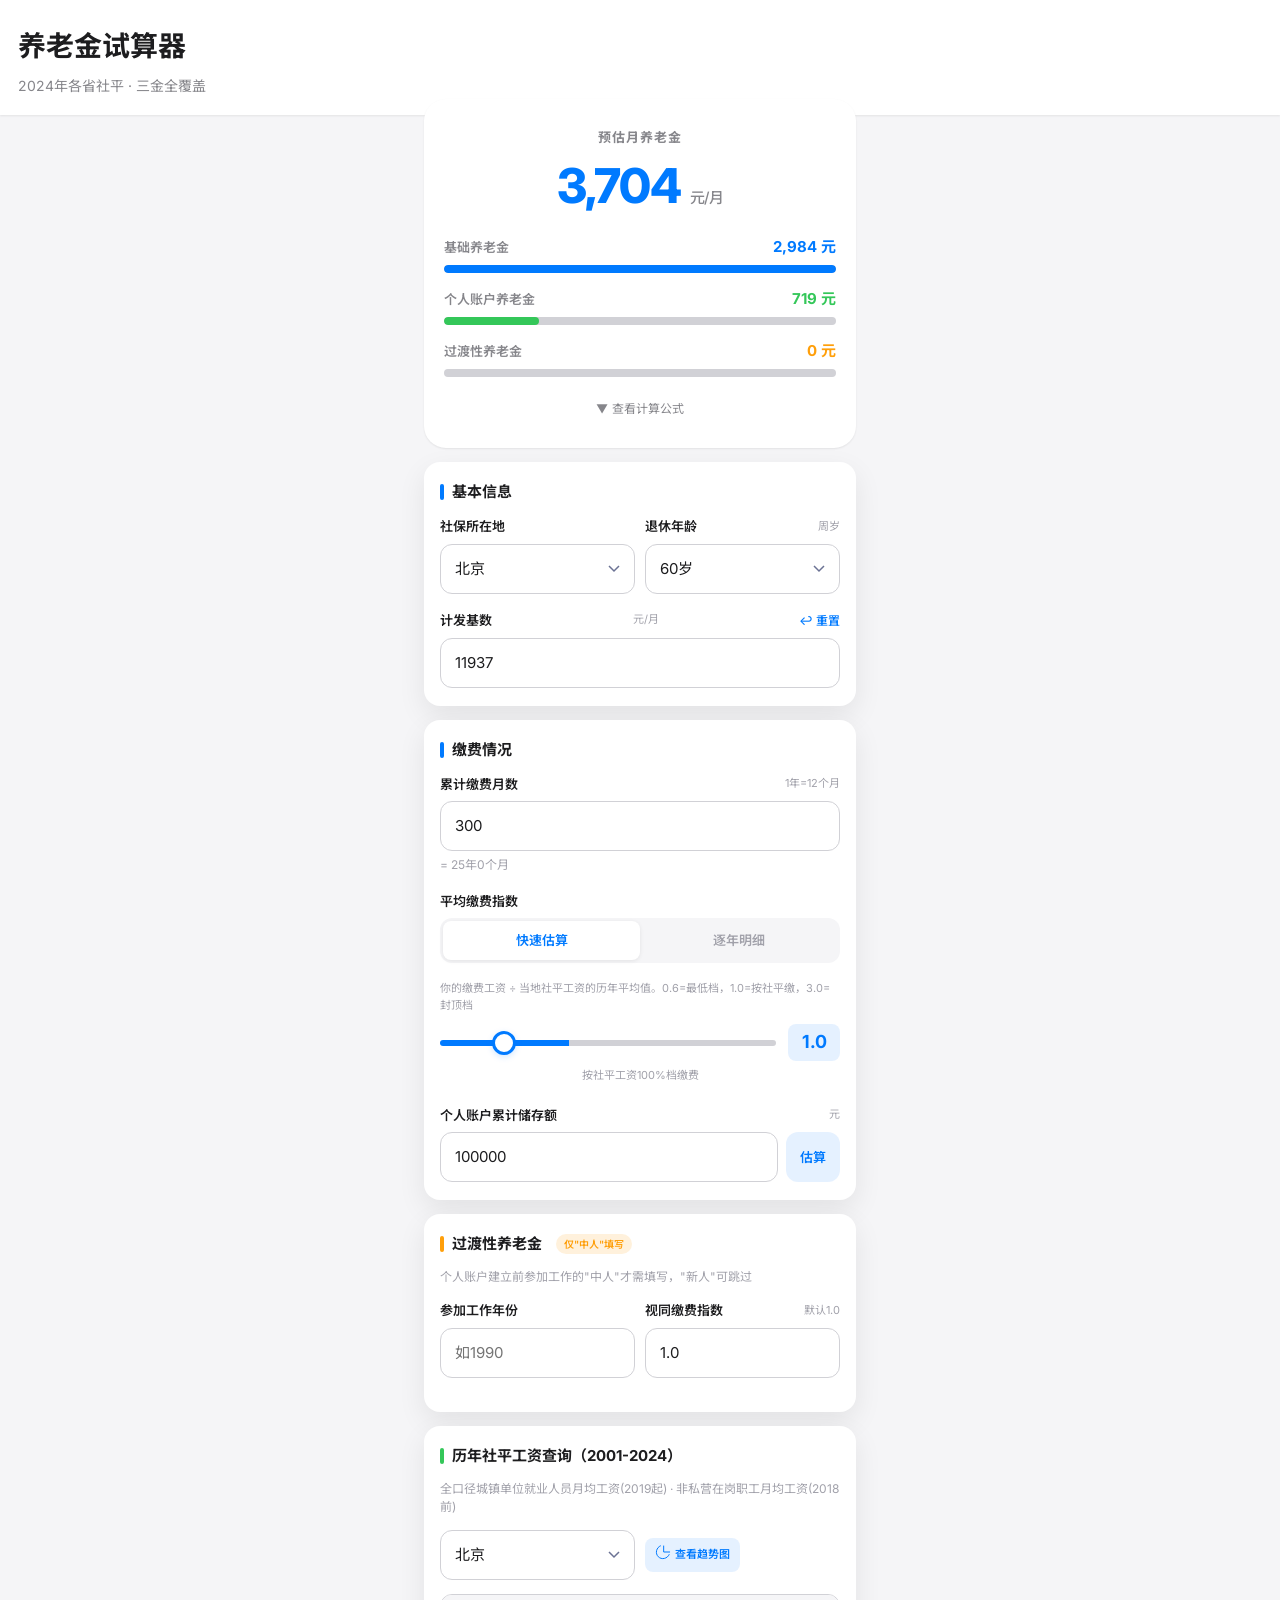
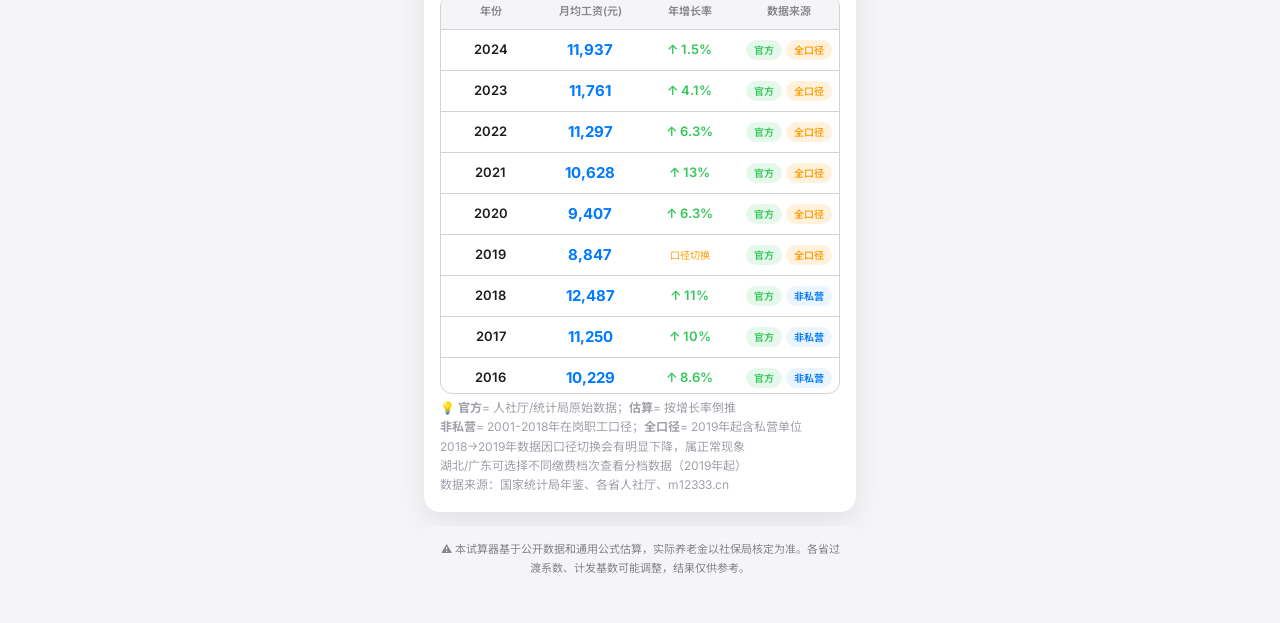
<file: index.html>
<!DOCTYPE html>
<html lang="zh-CN">
<head>
<meta charset="UTF-8">
<!-- 友盟+ 流量统计 SDK -->
<script src="https://v1.cnzz.com/z_stat.php?id=6a38faf76f259537c7bcc2f7&show=page" async></script>
<script>
(function(w,d,s,q,i){
  w[q]=w[q]||[];
  var f=d.getElementsByTagName(s)[0],j=d.createElement(s);
  j.async=true;j.id='beacon-aplus';
  j.src='https://d.alicdn.com/alilog/mlog/aplus/'+i+'.js';
  f.parentNode.insertBefore(j,f);
})(window,document,'script','aplus_queue','203467608');
aplus_queue.push({action:'aplus.setMetaInfo',arguments:['appKey','6a38faf76f259537c7bcc2f7']});
aplus_queue.push({action:'aplus.setMetaInfo',arguments:['aplus-waiting','MAN']});
aplus_queue.push({action:'aplus.setMetaInfo',arguments:['DEBUG',false]});
</script>
<meta name="viewport" content="width=device-width, initial-scale=1.0, maximum-scale=1.0, user-scalable=no">
<title>养老金试算器</title>
<link rel="manifest" href="manifest.json">
<meta name="theme-color" content="#007AFF">
<meta name="apple-mobile-web-app-capable" content="yes">
<meta name="apple-mobile-web-app-status-bar-style" content="default">
<meta name="apple-mobile-web-app-title" content="养老金试算">
<link rel="apple-touch-icon" href="icons/icon-192.png">
<link rel="preconnect" href="https://fonts.googleapis.com">
<link rel="preconnect" href="https://fonts.gstatic.com" crossorigin>
<link href="https://fonts.googleapis.com/css2?family=Inter:wght@400;500;600;700;800&family=Noto+Sans+SC:wght@400;500;600;700&display=swap" rel="stylesheet">
<link rel="stylesheet" href="styles/dashboard.css">
<script defer src="scripts/dashboard.js"></script>
</head>
<body>

<div class="app-header">
  <div class="app-header-top">
    <h1>养老金试算器</h1>
    <p>2024年各省社平 · 三金全覆盖</p>
  </div>
</div>

<div class="page">

  <!-- Result Card -->
  <div class="result-float">
    <div class="result-label">预估月养老金</div>
    <div class="result-amount"><span id="totalPension">0</span> <span class="unit">元/月</span></div>

    <div class="breakdown">
      <div class="bk-item">
        <div class="bk-head">
          <span class="bk-name">基础养老金</span>
          <span class="bk-val basic" id="basicPension">0 元</span>
        </div>
        <div class="bk-bar"><div class="bk-bar-fill basic" id="basicBar"></div></div>
      </div>
      <div class="bk-item">
        <div class="bk-head">
          <span class="bk-name">个人账户养老金</span>
          <span class="bk-val personal" id="personalPension">0 元</span>
        </div>
        <div class="bk-bar"><div class="bk-bar-fill personal" id="personalBar"></div></div>
      </div>
      <div class="bk-item">
        <div class="bk-head">
          <span class="bk-name">过渡性养老金</span>
          <span class="bk-val trans" id="transPension">0 元</span>
        </div>
        <div class="bk-bar"><div class="bk-bar-fill trans" id="transBar"></div></div>
      </div>
    </div>

    <div class="formula-toggle">
      <button id="formulaBtn" onclick="toggleFormula()"><span class="arrow">▼</span> 查看计算公式</button>
    </div>
    <div class="formula-detail" id="formulaDetail">
      <p>① 基础养老金 = <code>计发基数 × (1+平均缴费指数) ÷ 2 × 缴费年限 × 1%</code></p>
      <p>② 个人账户养老金 = <code>个人账户储存额 ÷ 计发月数</code></p>
      <p>③ 过渡性养老金 = <code>计发基数 × 视同缴费指数 × 视同缴费年限 × 过渡系数</code></p>
      <hr class="divider">
      <p>计发月数：<strong id="jifayueshu">139</strong>个月（<span id="retireAgeDisplay">60</span>岁退休）</p>
      <p>过渡系数：<strong id="transCoeffDisplay">1.2</strong>%（<span id="provinceForCoeff">北京</span>）</p>
      <p>视同缴费年限：<strong id="deemedYearsDisplay">0</strong>年</p>
      <p>平均缴费指数：<strong id="avgIdxSourceDisplay">1.0</strong>（<span id="avgIdxSourceMode">快速估算</span>）</p>
    </div>
  </div>

  <!-- Basic Info -->
  <div class="section-card">
    <div class="section-title"><span class="dot"></span>基本信息</div>
    <div class="fg-row">
      <div class="fg">
        <div class="fg-label">社保所在地</div>
        <select id="province" onchange="onProvinceChange()"></select>
      </div>
      <div class="fg">
        <div class="fg-label">退休年龄 <span class="sub">周岁</span></div>
        <select id="retireAge" onchange="recalc()"></select>
      </div>
    </div>
    <div class="fg">
      <div class="fg-label">计发基数 <span class="sub">元/月</span> <span class="reset-link" onclick="resetBase()">↩ 重置</span></div>
      <input type="number" id="baseSalary" oninput="recalc()">
    </div>
  </div>

  <!-- Contribution Info -->
  <div class="section-card">
    <div class="section-title"><span class="dot"></span>缴费情况</div>

    <div class="fg">
      <div class="fg-label">累计缴费月数 <span class="sub">1年=12个月</span></div>
      <input type="number" id="totalMonths" value="300" min="180" max="600" step="1" oninput="onTotalMonthsChange()">
      <div class="small-note" id="yearsDisplay">= 25年0个月</div>
    </div>

    <div class="fg">
      <div class="fg-label">平均缴费指数</div>
      <div class="tab-bar">
        <button class="tab-btn active" id="tabSimple" onclick="switchIndexMode('simple')">快速估算</button>
        <button class="tab-btn" id="tabDetail" onclick="switchIndexMode('detail')">逐年明细</button>
      </div>

      <!-- Simple mode -->
      <div id="simpleMode">
        <div class="fg-label"><span class="explain">你的缴费工资 ÷ 当地社平工资的历年平均值。0.6=最低档，1.0=按社平缴，3.0=封顶档</span></div>
        <div class="range-box">
          <div class="range-row">
            <input type="range" id="avgIndex" min="0.6" max="3.0" step="0.05" value="1.0" oninput="updateIndex(); recalc()">
            <div class="range-val-box" id="avgIndexVal">1.0</div>
          </div>
          <div class="range-hint" id="indexMeaning">按社平工资100%档缴费</div>
        </div>
      </div>

      <!-- Detail mode -->
      <div id="detailMode" class="hidden">
        <div class="fg-label"><span class="explain">填写历年缴费基数，系统自动匹配当地社平计算精确指数</span></div>

        <div class="gran-row">
          <span class="lbl">粒度</span>
          <div class="gran-pill">
            <button class="gran-opt active" id="granYear" onclick="switchGran('year')">按年</button>
            <button class="gran-opt" id="granMonth" onclick="switchGran('month')">按月</button>
          </div>
          <span class="lbl">社平增长率</span>
          <input type="number" id="growthRate" value="8" min="0" max="20" step="0.5" oninput="refillLocalAvg()">
          <span class="lbl">%</span>
        </div>

        <div class="upload-box" id="uploadArea">
          <input type="file" accept=".csv,.txt" onchange="handleUpload(event)">
          <div class="icon" data-lucide="upload"></div>
          <div class="main-text">点击上传 CSV</div>
          <div class="sub-text">社保APP导出的缴费记录可直接使用</div>
          <div class="upload-hint">
            <strong>格式说明：</strong><br>
            按年：<code>年份,缴费基数</code>（如 2020,8000）<br>
            按月：<code>年份,月份,缴费基数</code>（如 2020,1,8000）<br>
            首行表头自动跳过，社平根据缴纳地自动匹配
          </div>
        </div>

        <div class="detail-scroll">
          <table class="detail-tbl">
            <thead><tr id="detailHeader">
              <th class="col-year">年份</th><th>缴费基数</th><th>当地社平</th><th class="col-index">指数</th><th class="col-empty"></th>
            </tr></thead>
            <tbody id="detailBody"></tbody>
          </table>
        </div>

        <div class="action-row">
          <button class="act-btn act-primary" onclick="addDetailRow()">+ 添加行</button>
          <button class="act-btn act-green" onclick="exportCSV()"><span data-lucide="download"></span> 导出模板</button>
        </div>

        <div class="detail-summary">
          <span class="lbl">精确平均缴费指数</span>
          <span class="val" id="detailAvgIdx">—</span>
        </div>
      </div>
    </div>

    <div class="fg">
      <div class="fg-label">个人账户累计储存额 <span class="sub">元</span></div>
      <div class="input-with-btn">
        <input type="number" id="personalAccount" value="100000" min="0" step="1000" oninput="recalc()">
        <button class="btn-sm btn-estimate" onclick="estimateAccount()">估算</button>
      </div>
    </div>
  </div>

  <!-- Transition Pension -->
  <div class="section-card">
    <div class="section-title">
      <span class="dot accent"></span>过渡性养老金 <span class="trans-tag">仅"中人"填写</span>
    </div>
    <div class="section-tip">个人账户建立前参加工作的"中人"才需填写，"新人"可跳过</div>
    <div class="fg-row">
      <div class="fg">
        <div class="fg-label">参加工作年份</div>
        <input type="number" id="startWorkYear" value="" min="1970" max="2025" placeholder="如1990" oninput="recalc()">
      </div>
      <div class="fg">
        <div class="fg-label">视同缴费指数 <span class="sub">默认1.0</span></div>
        <input type="number" id="deemedIndex" value="1.0" min="0.6" max="3.0" step="0.05" oninput="recalc()">
      </div>
    </div>
  </div>

  <!-- Historical Salary Query -->
  <div class="section-card">
    <div class="section-title"><span class="dot success"></span>历年社平工资查询（2001-2024）</div>
    <div class="section-tip">全口径城镇单位就业人员月均工资(2019起) · 非私营在岗职工月均工资(2018前)</div>

    <div class="fg-row tight">
      <div class="fg tight-fg">
        <select id="histProvince" onchange="onHistProvChange()">
        </select>
      </div>
      <div class="hist-action-row">
        <button class="act-btn act-primary hist-toggle" onclick="toggleHistView()" id="histViewBtn"><span data-lucide="pie-chart"></span> 查看趋势图</button>
      </div>
    </div>
    <div id="histTierRow" class="hist-tier-row">
      <div class="fg tight-fg">
        <select id="histTier" onchange="renderHistTable()">
        </select>
      </div>
    </div>

    <div id="histTableScroll" class="detail-scroll tall">
      <table class="detail-tbl" id="histTable">
        <thead>
          <tr>
            <th>年份</th><th>月均工资(元)</th><th>年增长率</th><th>数据来源</th>
          </tr>
        </thead>
        <tbody id="histBody"></tbody>
      </table>
    </div>

    <!-- Mini chart area -->
    <div id="histChartWrap" class="hist-chart-wrap">
      <canvas id="histChart" class="hist-chart"></canvas>
    </div>

    <div class="small-note">
      💡 <strong>官方</strong>= 人社厅/统计局原始数据；<strong>估算</strong>= 按增长率倒推<br>
      <strong>非私营</strong>= 2001-2018年在岗职工口径；<strong>全口径</strong>= 2019年起含私营单位<br>
      2018→2019年数据因口径切换会有明显下降，属正常现象<br>
      湖北/广东可选择不同缴费档次查看分档数据（2019年起）<br>
      数据来源：国家统计局年鉴、各省人社厅、m12333.cn
    </div>
  </div>

  <!-- Disclaimer -->
  <div class="disclaimer">
    ⚠️ 本试算器基于公开数据和通用公式估算，实际养老金以社保局核定为准。各省过渡系数、计发基数可能调整，结果仅供参考。
  </div>

</div>

<div class="toast" id="toast"></div>

<script>
const PROVINCES = [
  { name:"北京", avgSalary:11937, accountStartYear:1998, transCoeff:1.2 },
  { name:"天津", avgSalary:8540, accountStartYear:1998, transCoeff:1.2 },
  { name:"河北", avgSalary:6678, accountStartYear:1996, transCoeff:1.2 },
  { name:"山西", avgSalary:6997, accountStartYear:1996, transCoeff:1.0 },
  { name:"内蒙古", avgSalary:8179, accountStartYear:1996, transCoeff:1.0 },
  { name:"辽宁", avgSalary:7264, accountStartYear:1996, transCoeff:1.0 },
  { name:"吉林", avgSalary:7322, accountStartYear:1996, transCoeff:1.0 },
  { name:"黑龙江", avgSalary:7570, accountStartYear:1996, transCoeff:1.0 },
  { name:"上海", avgSalary:12434, accountStartYear:1997, transCoeff:1.2 },
  { name:"江苏", avgSalary:8254, accountStartYear:1996, transCoeff:1.2 },
  { name:"浙江", avgSalary:8433, accountStartYear:1998, transCoeff:1.2 },
  { name:"安徽", avgSalary:7185, accountStartYear:1996, transCoeff:1.2 },
  { name:"福建", avgSalary:7535, accountStartYear:1996, transCoeff:1.3 },
  { name:"江西", avgSalary:6525, accountStartYear:1996, transCoeff:1.3 },
  { name:"山东", avgSalary:7506, accountStartYear:1996, transCoeff:1.2 },
  { name:"河南", avgSalary:6385, accountStartYear:1995, transCoeff:1.2 },
  { name:"湖北", avgSalary:7496, accountStartYear:1996, transCoeff:1.3 },
  { name:"湖南", avgSalary:6787, accountStartYear:1996, transCoeff:1.3 },
  { name:"广东(含深圳)", avgSalary:9167, accountStartYear:1994, transCoeff:1.2 },
  { name:"深圳", avgSalary:11293, accountStartYear:1994, transCoeff:1.2 },
  { name:"广西", avgSalary:6905, accountStartYear:1996, transCoeff:1.4 },
  { name:"海南", avgSalary:8188, accountStartYear:1996, transCoeff:1.2 },
  { name:"重庆", avgSalary:7339, accountStartYear:1996, transCoeff:1.2 },
  { name:"四川", avgSalary:7646, accountStartYear:1996, transCoeff:1.2 },
  { name:"贵州", avgSalary:7324, accountStartYear:1996, transCoeff:1.0 },
  { name:"云南", avgSalary:7263, accountStartYear:1996, transCoeff:1.4 },
  { name:"西藏", avgSalary:11777, accountStartYear:1997, transCoeff:1.4 },
  { name:"陕西", avgSalary:7750, accountStartYear:1996, transCoeff:1.0 },
  { name:"甘肃", avgSalary:7338, accountStartYear:1996, transCoeff:1.0 },
  { name:"青海", avgSalary:8816, accountStartYear:1996, transCoeff:1.0 },
  { name:"宁夏", avgSalary:8258, accountStartYear:1996, transCoeff:1.0 },
  { name:"新疆", avgSalary:8448, accountStartYear:1996, transCoeff:1.4 },
];

const JIFAYUESHU = {
  40:233,41:230,42:226,43:223,44:220,45:216,46:212,47:207,48:204,49:199,
  50:195,51:190,52:185,53:180,54:175,55:170,56:164,57:158,58:152,59:145,
  60:139,61:132,62:125,63:117,64:109,65:101,66:93,67:84,68:75,69:65,70:56
};

let indexMode = 'simple';
let granularity = 'year';
let detailRows = [];

// Init dropdowns
const provinceSelect = document.getElementById('province');
PROVINCES.forEach((p, i) => {
  const opt = document.createElement('option');
  opt.value = i; opt.textContent = p.name;
  provinceSelect.appendChild(opt);
});
const ageSelect = document.getElementById('retireAge');
for (let age = 40; age <= 70; age++) {
  const opt = document.createElement('option');
  opt.value = age; opt.textContent = age + '岁';
  if (age === 60) opt.selected = true;
  ageSelect.appendChild(opt);
}

function getProvince() { return PROVINCES[provinceSelect.value]; }

const ICON_FALLBACKS = {
  'pie-chart': '<svg xmlns="http://www.w3.org/2000/svg" width="16" height="16" viewBox="0 0 24 24" fill="none" stroke="currentColor" stroke-width="1.5" stroke-linecap="round" stroke-linejoin="round"><path d="M21.21 15.89A10 10 0 1 1 8.11 2.79"/><path d="M22 12h-9V3"/></svg>',
  'list': '<svg xmlns="http://www.w3.org/2000/svg" width="16" height="16" viewBox="0 0 24 24" fill="none" stroke="currentColor" stroke-width="1.5" stroke-linecap="round" stroke-linejoin="round"><line x1="8" y1="6" x2="21" y2="6"/><line x1="8" y1="12" x2="21" y2="12"/><line x1="8" y1="18" x2="21" y2="18"/><line x1="3" y1="6" x2="3.01" y2="6"/><line x1="3" y1="12" x2="3.01" y2="12"/><line x1="3" y1="18" x2="3.01" y2="18"/></svg>',
  'download': '<svg xmlns="http://www.w3.org/2000/svg" width="16" height="16" viewBox="0 0 24 24" fill="none" stroke="currentColor" stroke-width="1.5" stroke-linecap="round" stroke-linejoin="round"><path d="M21 15v4a2 2 0 0 1-2 2H5a2 2 0 0 1-2-2v-4"/><polyline points="7 10 12 15 17 10"/><line x1="12" y1="15" x2="12" y2="3"/></svg>',
  'upload': '<svg xmlns="http://www.w3.org/2000/svg" width="20" height="20" viewBox="0 0 24 24" fill="none" stroke="currentColor" stroke-width="1.5" stroke-linecap="round" stroke-linejoin="round"><path d="M21 15v4a2 2 0 0 1-2 2H5a2 2 0 0 1-2-2v-4"/><polyline points="17 8 12 3 7 8"/><line x1="12" y1="3" x2="12" y2="15"/></svg>',
  'smartphone': '<svg xmlns="http://www.w3.org/2000/svg" width="18" height="18" viewBox="0 0 24 24" fill="none" stroke="currentColor" stroke-width="1.5" stroke-linecap="round" stroke-linejoin="round"><rect x="7" y="2" width="10" height="20" rx="2" ry="2"/><line x1="12" y1="18" x2="12" y2="18.01"/></svg>'
};

function renderIcons() {
  if (window.lucide && typeof window.lucide.createIcons === 'function') {
    window.lucide.createIcons();
    return;
  }
  Object.keys(ICON_FALLBACKS).forEach(name => {
    document.querySelectorAll('[data-lucide="' + name + '"]').forEach(el => {
      el.innerHTML = ICON_FALLBACKS[name];
      el.classList.add('inline-icon');
    });
  });
}

function showToast(msg) {
  const t = document.getElementById('toast');
  t.textContent = msg;
  t.classList.add('show');
  setTimeout(() => t.classList.remove('show'), 2500);
}

function toggleFormula() {
  const d = document.getElementById('formulaDetail');
  const b = document.getElementById('formulaBtn');
  d.classList.toggle('show');
  b.classList.toggle('open');
}

function updateIndex() {
  const val = parseFloat(document.getElementById('avgIndex').value);
  document.getElementById('avgIndexVal').textContent = val.toFixed(2);
  // Update range track gradient
  const pct = ((val - 0.6) / (3.0 - 0.6)) * 100;
  document.documentElement.style.setProperty('--avg-index-progress', pct + '%');
  let meaning;
  if (val <= 0.65) meaning = '≈ 最低档(60%)缴费';
  else if (val <= 0.85) meaning = '≈ 社平70-80%档缴费';
  else if (val <= 1.05) meaning = '按社平工资100%档缴费';
  else if (val <= 1.5) meaning = '≈ 社平1.1-1.5倍档缴费';
  else if (val <= 2.0) meaning = '≈ 社平1.5-2倍档缴费';
  else if (val <= 2.5) meaning = '≈ 社平2-2.5倍档缴费';
  else meaning = '≈ 封顶档(300%)缴费';
  document.getElementById('indexMeaning').textContent = meaning;
}

function switchIndexMode(mode) {
  indexMode = mode;
  document.getElementById('tabSimple').classList.toggle('active', mode === 'simple');
  document.getElementById('tabDetail').classList.toggle('active', mode === 'detail');
  document.getElementById('simpleMode').style.display = mode === 'simple' ? '' : 'none';
  document.getElementById('detailMode').style.display = mode === 'detail' ? '' : 'none';
  if (mode === 'detail' && detailRows.length === 0) initDetailRows();
  recalc();
}

function switchGran(g) {
  granularity = g;
  document.getElementById('granYear').classList.toggle('active', g === 'year');
  document.getElementById('granMonth').classList.toggle('active', g === 'month');
  const headerRow = document.getElementById('detailHeader');
  if (g === 'month') {
    headerRow.innerHTML = '<th class="col-year-small">年份</th><th class="col-month">月</th><th>缴费基数</th><th>当地月社平</th><th class="col-index">指数</th><th class="col-empty"></th>';
  } else {
    headerRow.innerHTML = '<th class="col-year">年份</th><th>缴费基数</th><th>当地社平</th><th class="col-index">指数</th><th class="col-empty"></th>';
  }
  initDetailRows();
}

function initDetailRows() {
  const totalMonths = parseInt(document.getElementById('totalMonths').value) || 300;
  const prov = getProvince();
  const growthRate = parseFloat(document.getElementById('growthRate').value) || 8;
  detailRows = [];

  if (granularity === 'year') {
    const totalYears = Math.ceil(totalMonths / 12);
    const startYear = 2025 - totalYears + 1;
    for (let y = startYear; y <= 2025; y++) {
      detailRows.push({ year: y, myBase: '', localAvg: estHistAvg(y, prov.avgSalary, growthRate) });
    }
  } else {
    const startYear = 2025 - Math.ceil(totalMonths / 12);
    for (let y = startYear; y <= 2025; y++) {
      const months = y === 2025 ? 6 : 12;
      for (let m = 1; m <= months; m++) {
        if (detailRows.length >= totalMonths) break;
        detailRows.push({ year: y, month: m, myBase: '', localAvg: estHistAvg(y, prov.avgSalary, growthRate) });
      }
    }
    detailRows.reverse();
  }
  renderDetailTable();
}

function estHistAvg(year, currentAvg, growthRatePct) {
  // Prefer real historical data if available
  const prov = getProvince();
  const histData = HIST_SALARY[prov.name];
  if (histData && histData[year]) return histData[year].v;
  // Fallback to growth rate back-calculation
  const r = growthRatePct / 100;
  const yearsBack = 2025 - year;
  if (yearsBack <= 0) return currentAvg;
  return Math.round(currentAvg / Math.pow(1 + r, yearsBack));
}

function renderDetailTable() {
  const tbody = document.getElementById('detailBody');
  tbody.innerHTML = '';
  detailRows.forEach((row, i) => {
    const tr = document.createElement('tr');
    const myBase = parseFloat(row.myBase);
    const localAvg = parseFloat(row.localAvg);
    const idx = (myBase && localAvg && localAvg > 0) ? (myBase / localAvg).toFixed(3) : '—';
    if (granularity === 'month') {
      tr.innerHTML = `<td><strong>${row.year}</strong></td><td>${row.month}</td><td><input type="number" value="${row.myBase}" placeholder="基数" oninput="onDetailInput(${i},'myBase',this.value)"></td><td><input type="number" value="${row.localAvg}" oninput="onDetailInput(${i},'localAvg',this.value)"></td><td class="idx-cell">${idx}</td><td><span class="del-btn" onclick="removeDetailRow(${i})">×</span></td>`;
    } else {
      tr.innerHTML = `<td><strong>${row.year}</strong></td><td><input type="number" value="${row.myBase}" placeholder="缴费基数" oninput="onDetailInput(${i},'myBase',this.value)"></td><td><input type="number" value="${row.localAvg}" oninput="onDetailInput(${i},'localAvg',this.value)"></td><td class="idx-cell">${idx}</td><td><span class="del-btn" onclick="removeDetailRow(${i})">×</span></td>`;
    }
    tbody.appendChild(tr);
  });
  calcDetailAvg();
}

function onDetailInput(i, field, value) {
  detailRows[i][field] = value;
  const row = detailRows[i];
  const myBase = parseFloat(row.myBase);
  const localAvg = parseFloat(row.localAvg);
  const tbody = document.getElementById('detailBody');
  const idxCell = tbody.rows[i].cells[granularity === 'month' ? 4 : 3];
  idxCell.textContent = (myBase && localAvg && localAvg > 0) ? (myBase / localAvg).toFixed(3) : '—';
  calcDetailAvg();
  recalc();
}

function addDetailRow() {
  const lastYear = detailRows.length > 0 ? detailRows[detailRows.length - 1].year : 2024;
  const prov = getProvince();
  const growthRate = parseFloat(document.getElementById('growthRate').value) || 8;
  if (granularity === 'month') {
    const lastMonth = detailRows.length > 0 ? (detailRows[detailRows.length - 1].month || 12) : 12;
    let nextYear = lastYear, nextMonth = lastMonth + 1;
    if (nextMonth > 12) { nextMonth = 1; nextYear++; }
    detailRows.push({ year: nextYear, month: nextMonth, myBase: '', localAvg: estHistAvg(nextYear, prov.avgSalary, growthRate) });
  } else {
    detailRows.push({ year: lastYear + 1, myBase: '', localAvg: estHistAvg(lastYear + 1, prov.avgSalary, growthRate) });
  }
  renderDetailTable();
  recalc();
}

function removeDetailRow(i) {
  detailRows.splice(i, 1);
  renderDetailTable();
  recalc();
}

function calcDetailAvg() {
  let sum = 0, count = 0;
  detailRows.forEach(row => {
    const myBase = parseFloat(row.myBase);
    const localAvg = parseFloat(row.localAvg);
    if (myBase && localAvg && localAvg > 0) { sum += myBase / localAvg; count++; }
  });
  const avg = count > 0 ? (sum / count) : 0;
  document.getElementById('detailAvgIdx').textContent = avg > 0 ? avg.toFixed(4) : '—';
  return avg;
}

function refillLocalAvg() {
  const prov = getProvince();
  const growthRate = parseFloat(document.getElementById('growthRate').value) || 8;
  detailRows.forEach(row => { row.localAvg = estHistAvg(row.year, prov.avgSalary, growthRate); });
  renderDetailTable();
}

function onProvinceChange() {
  const prov = getProvince();
  document.getElementById('baseSalary').value = prov.avgSalary;
  if (detailRows.length > 0) refillLocalAvg();
  recalc();
}

function resetBase() {
  const prov = getProvince();
  document.getElementById('baseSalary').value = prov.avgSalary;
  recalc();
}

function onTotalMonthsChange() {
  const totalMonths = parseInt(document.getElementById('totalMonths').value) || 300;
  const y = Math.floor(totalMonths / 12);
  const m = totalMonths % 12;
  document.getElementById('yearsDisplay').textContent = `= ${y}年${m}个月`;
  if (indexMode === 'detail') initDetailRows();
  recalc();
}

function getAvgIndex() {
  if (indexMode === 'detail') {
    const avg = calcDetailAvg();
    return avg > 0 ? avg : parseFloat(document.getElementById('avgIndex').value);
  }
  return parseFloat(document.getElementById('avgIndex').value) || 1.0;
}

function recalc() {
  const prov = getProvince();
  const retireAge = parseInt(ageSelect.value);
  const totalMonths = parseInt(document.getElementById('totalMonths').value) || 300;
  const totalYears = totalMonths / 12;
  const avgIndex = getAvgIndex();
  const personalAccount = parseFloat(document.getElementById('personalAccount').value) || 0;
  const startWorkYear = parseInt(document.getElementById('startWorkYear').value) || 0;
  const deemedIndex = parseFloat(document.getElementById('deemedIndex').value) || 1.0;
  const baseSalary = parseFloat(document.getElementById('baseSalary').value) || prov.avgSalary;

  const y = Math.floor(totalMonths / 12);
  const m = totalMonths % 12;
  document.getElementById('yearsDisplay').textContent = `= ${y}年${m}个月`;

  const months = JIFAYUESHU[retireAge] || 139;
  const basicPension = baseSalary * (1 + avgIndex) / 2 * totalYears * 0.01;
  const personalPension = personalAccount / months;

  let deemedYears = 0, transPension = 0;
  const accountStartYear = prov.accountStartYear;
  if (startWorkYear > 0 && startWorkYear < accountStartYear) {
    deemedYears = accountStartYear - startWorkYear;
    if (deemedYears > totalYears) deemedYears = totalYears;
    transPension = baseSalary * deemedIndex * deemedYears * (prov.transCoeff / 100);
  }

  const total = basicPension + personalPension + transPension;

  document.getElementById('totalPension').textContent = Math.round(total).toLocaleString();
  document.getElementById('basicPension').textContent = Math.round(basicPension).toLocaleString() + ' 元';
  document.getElementById('personalPension').textContent = Math.round(personalPension).toLocaleString() + ' 元';
  document.getElementById('transPension').textContent = Math.round(transPension).toLocaleString() + ' 元';

  // Breakdown bars
  const maxVal = Math.max(basicPension, personalPension, transPension, 1);
  document.getElementById('basicBar').style.width = (basicPension / maxVal * 100) + '%';
  document.getElementById('personalBar').style.width = (personalPension / maxVal * 100) + '%';
  document.getElementById('transBar').style.width = (transPension / maxVal * 100) + '%';

  // Formula detail
  document.getElementById('jifayueshu').textContent = months;
  document.getElementById('retireAgeDisplay').textContent = retireAge;
  document.getElementById('transCoeffDisplay').textContent = prov.transCoeff;
  document.getElementById('provinceForCoeff').textContent = prov.name;
  document.getElementById('deemedYearsDisplay').textContent = deemedYears;
  document.getElementById('avgIdxSourceDisplay').textContent = avgIndex.toFixed(indexMode === 'detail' ? 4 : 2);
  document.getElementById('avgIdxSourceMode').textContent = indexMode === 'detail' ? `逐年明细（${granularity === 'month' ? '按月' : '按年'}）` : '快速估算';

  // 友盟+ 自定义事件
  sendUmengCalcEvent();
}

function estimateAccount() {
  const prov = getProvince();
  const totalMonths = parseInt(document.getElementById('totalMonths').value) || 300;
  const totalYears = totalMonths / 12;
  const avgIndex = getAvgIndex();
  const monthlyBase = avgIndex * prov.avgSalary;
  const monthlyContrib = monthlyBase * 0.08;
  const annualContrib = monthlyContrib * 12;
  const rate = 0.04;
  let total;
  if (rate > 0) {
    total = annualContrib * (Math.pow(1 + rate, totalYears) - 1) / rate;
  } else {
    total = annualContrib * totalYears;
  }
  document.getElementById('personalAccount').value = Math.round(total);
  recalc();
}

// CSV
function handleUpload(event) {
  const file = event.target.files[0];
  if (!file) return;
  const reader = new FileReader();
  reader.onload = function(e) { parseCSV(e.target.result); };
  reader.readAsText(file);
  event.target.value = '';
}

function parseCSV(text) {
  const lines = text.trim().split(/\r?\n/).filter(l => l.trim());
  const prov = getProvince();
  const growthRate = parseFloat(document.getElementById('growthRate').value) || 8;
  let newRows = [], parsedCount = 0;

  for (let i = 0; i < lines.length; i++) {
    const line = lines[i].trim();
    if (!line) continue;
    if (i === 0 && /[a-zA-Z\u4e00-\u9fa5]/.test(line.replace(/[,，\t]/g, ''))) continue;
    const parts = line.split(/[,，\t]/).map(s => s.trim());
    if (parts.length < 2) continue;
    const year = parseInt(parts[0]);
    if (isNaN(year) || year < 1970 || year > 2030) continue;

    if (parts.length >= 3 && parseInt(parts[1]) >= 1 && parseInt(parts[1]) <= 12) {
      const month = parseInt(parts[1]);
      const myBase = parseFloat(parts[2]);
      if (!isNaN(myBase) && myBase > 0) {
        if (granularity !== 'month') {
          granularity = 'month';
          document.getElementById('granYear').classList.remove('active');
          document.getElementById('granMonth').classList.add('active');
          document.getElementById('detailHeader').innerHTML = '<th class="col-year-small">年份</th><th class="col-month">月</th><th>缴费基数</th><th>当地月社平</th><th class="col-index">指数</th><th class="col-empty"></th>';
        }
        newRows.push({ year, month, myBase, localAvg: estHistAvg(year, prov.avgSalary, growthRate) });
        parsedCount++;
      }
    } else {
      const myBase = parseFloat(parts[1]);
      if (!isNaN(myBase) && myBase > 0) {
        if (granularity !== 'year') {
          granularity = 'year';
          document.getElementById('granYear').classList.add('active');
          document.getElementById('granMonth').classList.remove('active');
          document.getElementById('detailHeader').innerHTML = '<th class="col-year">年份</th><th>缴费基数</th><th>当地社平</th><th class="col-index">指数</th><th class="col-empty"></th>';
        }
        newRows.push({ year, myBase, localAvg: estHistAvg(year, prov.avgSalary, growthRate) });
        parsedCount++;
      }
    }
  }

  if (parsedCount === 0) { showToast('❌ 未识别到有效数据'); return; }
  newRows.sort((a, b) => a.year - b.year || (a.month || 0) - (b.month || 0));
  detailRows = newRows;
  renderDetailTable();
  recalc();
  showToast(`✅ 已导入 ${parsedCount} 条${granularity === 'month' ? '月度' : '年度'}记录`);
}

function exportCSV() {
  const prov = getProvince();
  const growthRate = parseFloat(document.getElementById('growthRate').value) || 8;
  let csv = '';
  if (granularity === 'month') {
    csv = '年份,月份,缴费基数\n';
    const totalMonths = parseInt(document.getElementById('totalMonths').value) || 300;
    const startYear = 2025 - Math.ceil(totalMonths / 12);
    let count = 0;
    for (let y = startYear; y <= 2025 && count < totalMonths; y++) {
      for (let m = 1; m <= 12 && count < totalMonths; m++) { csv += `${y},${m},\n`; count++; }
    }
  } else {
    csv = '年份,缴费基数\n';
    const totalMonths = parseInt(document.getElementById('totalMonths').value) || 300;
    const totalYears = Math.ceil(totalMonths / 12);
    const startYear = 2025 - totalYears + 1;
    for (let y = startYear; y <= 2025; y++) { csv += `${y},\n`; }
  }
  const blob = new Blob(['\uFEFF' + csv], { type: 'text/csv;charset=utf-8;' });
  const link = document.createElement('a');
  link.href = URL.createObjectURL(blob);
  link.download = `养老金缴费基数模板_${prov.name}.csv`;
  link.click();
  showToast('📥 模板已下载');
}

// ===== Historical Salary Query Module =====

// Official full-caliber monthly average salary data by province and year
// 2001-2024 Historical Monthly Average Salary Data
// c: 'n'=非私营在岗职工口径(2001-2018), 'f'=全口径(2019-2024)
// s: 'o'=official, 'e'=estimated
// Sources: 国家统计局年鉴, 各省人社厅, m12333.cn, gotohui.com, 天津本地宝
const HIST_SALARY = {
  "北京": {2001:{v:1596,s:'o',c:'n'}, 2002:{v:1821,s:'o',c:'n'}, 2003:{v:2109,s:'o',c:'n'}, 2004:{v:2473,s:'o',c:'n'}, 2005:{v:2849,s:'o',c:'n'}, 2006:{v:3343,s:'o',c:'n'}, 2007:{v:3876,s:'o',c:'n'}, 2008:{v:4694,s:'o',c:'n'}, 2009:{v:4845,s:'o',c:'n'}, 2010:{v:5474,s:'o',c:'n'}, 2011:{v:6388,s:'o',c:'n'}, 2012:{v:7186,s:'o',c:'n'}, 2013:{v:7887,s:'o',c:'n'}, 2014:{v:8673,s:'o',c:'n'}, 2015:{v:9423,s:'o',c:'n'}, 2016:{v:10229,s:'o',c:'n'}, 2017:{v:11250,s:'o',c:'n'}, 2018:{v:12487,s:'o',c:'n'}, 2019:{v:8847,s:'o',c:'f'}, 2020:{v:9407,s:'o',c:'f'}, 2021:{v:10628,s:'o',c:'f'}, 2022:{v:11297,s:'o',c:'f'}, 2023:{v:11761,s:'o',c:'f'}, 2024:{v:11937,s:'o',c:'f'}},
  "天津": {2001:{v:1192,s:'o',c:'n'}, 2002:{v:1355,s:'o',c:'n'}, 2003:{v:1554,s:'o',c:'n'}, 2004:{v:1813,s:'o',c:'n'}, 2005:{v:2106,s:'o',c:'n'}, 2006:{v:2390,s:'o',c:'n'}, 2007:{v:2912,s:'o',c:'n'}, 2008:{v:3479,s:'o',c:'n'}, 2009:{v:3749,s:'o',c:'n'}, 2010:{v:4414,s:'o',c:'n'}, 2011:{v:4711,s:'o',c:'n'}, 2012:{v:5216,s:'o',c:'n'}, 2013:{v:5747,s:'o',c:'n'}, 2014:{v:6172,s:'o',c:'n'}, 2015:{v:6790,s:'o',c:'n'}, 2016:{v:7317,s:'o',c:'n'}, 2017:{v:8080,s:'o',c:'n'}, 2018:{v:8661,s:'o',c:'n'}, 2019:{v:6323,s:'o',c:'f'}, 2020:{v:6777,s:'o',c:'f'}, 2021:{v:7478,s:'o',c:'f'}, 2022:{v:7919,s:'o',c:'f'}, 2023:{v:8355,s:'o',c:'f'}, 2024:{v:8540,s:'o',c:'f'}},
  "河北": {2001:{v:728,s:'o',c:'n'}, 2002:{v:836,s:'o',c:'n'}, 2003:{v:932,s:'o',c:'n'}, 2004:{v:1077,s:'o',c:'n'}, 2005:{v:1226,s:'o',c:'n'}, 2006:{v:1382,s:'o',c:'n'}, 2007:{v:1659,s:'o',c:'n'}, 2008:{v:2063,s:'o',c:'n'}, 2009:{v:2365,s:'o',c:'n'}, 2010:{v:2692,s:'o',c:'n'}, 2011:{v:2988,s:'o',c:'n'}, 2012:{v:3278,s:'o',c:'n'}, 2013:{v:3519,s:'o',c:'n'}, 2014:{v:3826,s:'o',c:'n'}, 2015:{v:4367,s:'o',c:'n'}, 2016:{v:4749,s:'o',c:'n'}, 2017:{v:5439,s:'o',c:'n'}, 2018:{v:5969,s:'o',c:'n'}, 2019:{v:5070,s:'o',c:'f'}, 2020:{v:5409,s:'o',c:'f'}, 2021:{v:5789,s:'o',c:'f'}, 2022:{v:6211,s:'o',c:'f'}, 2023:{v:6534,s:'o',c:'f'}, 2024:{v:6678,s:'o',c:'f'}},
  "山西": {2001:{v:677,s:'o',c:'n'}, 2002:{v:780,s:'o',c:'n'}, 2003:{v:894,s:'o',c:'n'}, 2004:{v:1079,s:'o',c:'n'}, 2005:{v:1304,s:'o',c:'n'}, 2006:{v:1525,s:'o',c:'n'}, 2007:{v:1794,s:'o',c:'n'}, 2008:{v:2152,s:'o',c:'n'}, 2009:{v:2372,s:'o',c:'n'}, 2010:{v:2795,s:'o',c:'n'}, 2011:{v:3320,s:'o',c:'n'}, 2012:{v:3751,s:'o',c:'n'}, 2013:{v:3935,s:'o',c:'n'}, 2014:{v:4153,s:'o',c:'n'}, 2015:{v:4413,s:'o',c:'n'}, 2016:{v:4581,s:'o',c:'n'}, 2017:{v:5129,s:'o',c:'n'}, 2018:{v:5639,s:'o',c:'n'}, 2019:{v:5215,s:'o',c:'f'}, 2020:{v:5392,s:'o',c:'f'}, 2021:{v:5914,s:'o',c:'f'}, 2022:{v:6438,s:'o',c:'f'}, 2023:{v:6855,s:'o',c:'f'}, 2024:{v:6997,s:'o',c:'f'}},
  "内蒙古": {2001:{v:688,s:'o',c:'n'}, 2002:{v:807,s:'o',c:'n'}, 2003:{v:940,s:'o',c:'n'}, 2004:{v:1110,s:'o',c:'n'}, 2005:{v:1332,s:'o',c:'n'}, 2006:{v:1539,s:'o',c:'n'}, 2007:{v:1824,s:'o',c:'n'}, 2008:{v:2176,s:'o',c:'n'}, 2009:{v:2558,s:'o',c:'n'}, 2010:{v:2959,s:'o',c:'n'}, 2011:{v:3480,s:'o',c:'n'}, 2012:{v:3948,s:'o',c:'n'}, 2013:{v:4301,s:'o',c:'n'}, 2014:{v:4558,s:'o',c:'n'}, 2015:{v:4822,s:'o',c:'n'}, 2016:{v:5166,s:'o',c:'n'}, 2017:{v:5641,s:'o',c:'n'}, 2018:{v:6300,s:'o',c:'n'}, 2019:{v:5688,s:'o',c:'f'}, 2020:{v:6344,s:'o',c:'f'}, 2021:{v:6751,s:'o',c:'f'}, 2022:{v:7469,s:'o',c:'f'}, 2023:{v:8105,s:'o',c:'f'}, 2024:{v:8179,s:'o',c:'f'}},
  "辽宁": {2001:{v:845,s:'o',c:'n'}, 2002:{v:972,s:'o',c:'n'}, 2003:{v:1084,s:'o',c:'n'}, 2004:{v:1243,s:'o',c:'n'}, 2005:{v:1444,s:'o',c:'n'}, 2006:{v:1635,s:'o',c:'n'}, 2007:{v:1934,s:'o',c:'n'}, 2008:{v:2311,s:'o',c:'n'}, 2009:{v:2592,s:'o',c:'n'}, 2010:{v:2921,s:'o',c:'n'}, 2011:{v:3226,s:'o',c:'n'}, 2012:{v:3542,s:'o',c:'n'}, 2013:{v:3859,s:'o',c:'n'}, 2014:{v:4092,s:'o',c:'n'}, 2015:{v:4455,s:'o',c:'n'}, 2016:{v:4762,s:'o',c:'n'}, 2017:{v:5212,s:'o',c:'n'}, 2018:{v:5758,s:'o',c:'n'}, 2019:{v:5309,s:'o',c:'f'}, 2020:{v:5709,s:'o',c:'f'}, 2021:{v:6383,s:'o',c:'f'}, 2022:{v:6843,s:'o',c:'f'}, 2023:{v:7141,s:'o',c:'f'}, 2024:{v:7264,s:'o',c:'f'}},
  "吉林": {2001:{v:731,s:'o',c:'n'}, 2002:{v:832,s:'o',c:'n'}, 2003:{v:923,s:'o',c:'n'}, 2004:{v:1036,s:'o',c:'n'}, 2005:{v:1201,s:'o',c:'n'}, 2006:{v:1382,s:'o',c:'n'}, 2007:{v:1709,s:'o',c:'n'}, 2008:{v:1957,s:'o',c:'n'}, 2009:{v:2186,s:'o',c:'n'}, 2010:{v:2450,s:'o',c:'n'}, 2011:{v:2845,s:'o',c:'n'}, 2012:{v:3257,s:'o',c:'n'}, 2013:{v:3633,s:'o',c:'n'}, 2014:{v:3945,s:'o',c:'n'}, 2015:{v:4411,s:'o',c:'n'}, 2016:{v:4790,s:'o',c:'n'}, 2017:{v:5242,s:'o',c:'n'}, 2018:{v:5859,s:'o',c:'n'}, 2019:{v:5128,s:'o',c:'f'}, 2020:{v:6005,s:'o',c:'f'}, 2021:{v:6385,s:'o',c:'f'}, 2022:{v:6655,s:'o',c:'f'}, 2023:{v:7179,s:'o',c:'f'}, 2024:{v:7322,s:'o',c:'f'}},
  "黑龙江": {2001:{v:742,s:'o',c:'n'}, 2002:{v:827,s:'o',c:'n'}, 2003:{v:920,s:'o',c:'n'}, 2004:{v:1046,s:'o',c:'n'}, 2005:{v:1205,s:'o',c:'n'}, 2006:{v:1375,s:'o',c:'n'}, 2007:{v:1616,s:'o',c:'n'}, 2008:{v:1920,s:'o',c:'n'}, 2009:{v:2211,s:'o',c:'n'}, 2010:{v:2467,s:'o',c:'n'}, 2011:{v:2649,s:'o',c:'n'}, 2012:{v:3087,s:'o',c:'n'}, 2013:{v:3459,s:'o',c:'n'}, 2014:{v:3735,s:'o',c:'n'}, 2015:{v:4270,s:'o',c:'n'}, 2016:{v:4608,s:'o',c:'n'}, 2017:{v:5000,s:'o',c:'n'}, 2018:{v:5450,s:'o',c:'n'}, 2019:{v:4735,s:'o',c:'f'}, 2020:{v:5141,s:'o',c:'f'}, 2021:{v:5865,s:'o',c:'f'}, 2022:{v:6430,s:'o',c:'f'}, 2023:{v:7010,s:'o',c:'f'}, 2024:{v:7570,s:'o',c:'f'}},
  "上海": {2001:{v:1815,s:'o',c:'n'}, 2002:{v:1997,s:'o',c:'n'}, 2003:{v:2275,s:'o',c:'n'}, 2004:{v:2507,s:'o',c:'n'}, 2005:{v:2862,s:'o',c:'n'}, 2006:{v:3432,s:'o',c:'n'}, 2007:{v:4109,s:'o',c:'n'}, 2008:{v:4714,s:'o',c:'n'}, 2009:{v:5296,s:'o',c:'n'}, 2010:{v:5990,s:'o',c:'n'}, 2011:{v:6398,s:'o',c:'n'}, 2012:{v:6671,s:'o',c:'n'}, 2013:{v:7709,s:'o',c:'n'}, 2014:{v:8502,s:'o',c:'n'}, 2015:{v:9107,s:'o',c:'n'}, 2016:{v:10042,s:'o',c:'n'}, 2017:{v:10897,s:'o',c:'n'}, 2018:{v:11915,s:'o',c:'n'}, 2019:{v:9580,s:'o',c:'f'}, 2020:{v:10338,s:'o',c:'f'}, 2021:{v:11396,s:'o',c:'f'}, 2022:{v:12183,s:'o',c:'f'}, 2023:{v:12307,s:'o',c:'f'}, 2024:{v:12434,s:'o',c:'f'}},
  "江苏": {2001:{v:987,s:'o',c:'n'}, 2002:{v:1126,s:'o',c:'n'}, 2003:{v:1309,s:'o',c:'n'}, 2004:{v:1517,s:'o',c:'n'}, 2005:{v:1746,s:'o',c:'n'}, 2006:{v:1982,s:'o',c:'n'}, 2007:{v:2281,s:'o',c:'n'}, 2008:{v:2639,s:'o',c:'n'}, 2009:{v:2991,s:'o',c:'n'}, 2010:{v:3375,s:'o',c:'n'}, 2011:{v:3832,s:'o',c:'n'}, 2012:{v:4195,s:'o',c:'n'}, 2013:{v:4774,s:'o',c:'n'}, 2014:{v:5104,s:'o',c:'n'}, 2015:{v:5600,s:'o',c:'n'}, 2016:{v:6057,s:'o',c:'n'}, 2017:{v:6645,s:'o',c:'n'}, 2018:{v:7216,s:'o',c:'n'}, 2019:{v:6210,s:'e',c:'f'}, 2020:{v:6862,s:'o',c:'f'}, 2021:{v:7490,s:'o',c:'f'}, 2022:{v:8014,s:'o',c:'f'}, 2023:{v:8132,s:'o',c:'f'}, 2024:{v:8254,s:'o',c:'f'}},
  "浙江": {2001:{v:1365,s:'o',c:'n'}, 2002:{v:1565,s:'o',c:'n'}, 2003:{v:1781,s:'o',c:'n'}, 2004:{v:1959,s:'o',c:'n'}, 2005:{v:2158,s:'o',c:'n'}, 2006:{v:2318,s:'o',c:'n'}, 2007:{v:2590,s:'o',c:'n'}, 2008:{v:2846,s:'o',c:'n'}, 2009:{v:3116,s:'o',c:'n'}, 2010:{v:3459,s:'o',c:'n'}, 2011:{v:3888,s:'o',c:'n'}, 2012:{v:4230,s:'o',c:'n'}, 2013:{v:4566,s:'o',c:'n'}, 2014:{v:4986,s:'o',c:'n'}, 2015:{v:5642,s:'o',c:'n'}, 2016:{v:6220,s:'o',c:'n'}, 2017:{v:6887,s:'o',c:'n'}, 2018:{v:7571,s:'o',c:'n'}, 2019:{v:6690,s:'o',c:'f'}, 2020:{v:6594,s:'o',c:'f'}, 2021:{v:7435,s:'o',c:'f'}, 2022:{v:8020,s:'o',c:'f'}, 2023:{v:8310,s:'o',c:'f'}, 2024:{v:8433,s:'o',c:'f'}},
  "安徽": {2001:{v:659,s:'o',c:'n'}, 2002:{v:775,s:'o',c:'n'}, 2003:{v:882,s:'o',c:'n'}, 2004:{v:1077,s:'o',c:'n'}, 2005:{v:1278,s:'o',c:'n'}, 2006:{v:1496,s:'o',c:'n'}, 2007:{v:1848,s:'o',c:'n'}, 2008:{v:2197,s:'o',c:'n'}, 2009:{v:2472,s:'o',c:'n'}, 2010:{v:2862,s:'o',c:'n'}, 2011:{v:3330,s:'o',c:'n'}, 2012:{v:3782,s:'o',c:'n'}, 2013:{v:4054,s:'o',c:'n'}, 2014:{v:4316,s:'o',c:'n'}, 2015:{v:4748,s:'o',c:'n'}, 2016:{v:5107,s:'o',c:'n'}, 2017:{v:5661,s:'o',c:'n'}, 2018:{v:6433,s:'o',c:'n'}, 2019:{v:5526,s:'o',c:'f'}, 2020:{v:5975,s:'o',c:'f'}, 2021:{v:6387,s:'o',c:'f'}, 2022:{v:6698,s:'o',c:'f'}, 2023:{v:7044,s:'o',c:'f'}, 2024:{v:7185,s:'o',c:'f'}},
  "福建": {2001:{v:1001,s:'o',c:'n'}, 2002:{v:1109,s:'o',c:'n'}, 2003:{v:1192,s:'o',c:'n'}, 2004:{v:1300,s:'o',c:'n'}, 2005:{v:1429,s:'o',c:'n'}, 2006:{v:1610,s:'o',c:'n'}, 2007:{v:1857,s:'o',c:'n'}, 2008:{v:2142,s:'o',c:'n'}, 2009:{v:2389,s:'o',c:'n'}, 2010:{v:2721,s:'o',c:'n'}, 2011:{v:3266,s:'o',c:'n'}, 2012:{v:3776,s:'o',c:'n'}, 2013:{v:4116,s:'o',c:'n'}, 2014:{v:4531,s:'o',c:'n'}, 2015:{v:4893,s:'o',c:'n'}, 2016:{v:5262,s:'o',c:'n'}, 2017:{v:5752,s:'o',c:'n'}, 2018:{v:6356,s:'o',c:'n'}, 2019:{v:5835,s:'o',c:'f'}, 2020:{v:6126,s:'o',c:'f'}, 2021:{v:6654,s:'o',c:'f'}, 2022:{v:7020,s:'o',c:'f'}, 2023:{v:7535,s:'o',c:'f'}, 2024:{v:7535,s:'o',c:'f'}},
  "江西": {2001:{v:669,s:'o',c:'n'}, 2002:{v:772,s:'o',c:'n'}, 2003:{v:877,s:'o',c:'n'}, 2004:{v:988,s:'o',c:'n'}, 2005:{v:1141,s:'o',c:'n'}, 2006:{v:1299,s:'o',c:'n'}, 2007:{v:1533,s:'o',c:'n'}, 2008:{v:1750,s:'o',c:'n'}, 2009:{v:2058,s:'o',c:'n'}, 2010:{v:2424,s:'o',c:'n'}, 2011:{v:2813,s:'o',c:'n'}, 2012:{v:3266,s:'o',c:'n'}, 2013:{v:3602,s:'o',c:'n'}, 2014:{v:3920,s:'o',c:'n'}, 2015:{v:4345,s:'o',c:'n'}, 2016:{v:4789,s:'o',c:'n'}, 2017:{v:5256,s:'o',c:'n'}, 2018:{v:5898,s:'o',c:'n'}, 2019:{v:4736,s:'o',c:'f'}, 2020:{v:5548,s:'o',c:'f'}, 2021:{v:5880,s:'o',c:'f'}, 2022:{v:6098,s:'o',c:'f'}, 2023:{v:6397,s:'o',c:'f'}, 2024:{v:6525,s:'o',c:'f'}},
  "山东": {2001:{v:834,s:'o',c:'n'}, 2002:{v:948,s:'o',c:'n'}, 2003:{v:1047,s:'o',c:'n'}, 2004:{v:1194,s:'o',c:'n'}, 2005:{v:1384,s:'o',c:'n'}, 2006:{v:1602,s:'o',c:'n'}, 2007:{v:1904,s:'o',c:'n'}, 2008:{v:2200,s:'o',c:'n'}, 2009:{v:2474,s:'o',c:'n'}, 2010:{v:2811,s:'o',c:'n'}, 2011:{v:3166,s:'o',c:'n'}, 2012:{v:3492,s:'o',c:'n'}, 2013:{v:3971,s:'o',c:'n'}, 2014:{v:4319,s:'o',c:'n'}, 2015:{v:4850,s:'o',c:'n'}, 2016:{v:5297,s:'o',c:'n'}, 2017:{v:5775,s:'o',c:'n'}, 2018:{v:6260,s:'o',c:'n'}, 2019:{v:6240,s:'o',c:'f'}, 2020:{v:6242,s:'o',c:'f'}, 2021:{v:6633,s:'o',c:'f'}, 2022:{v:7069,s:'o',c:'f'}, 2023:{v:7359,s:'o',c:'f'}, 2024:{v:7506,s:'o',c:'f'}},
  "河南": {2001:{v:660,s:'o',c:'n'}, 2002:{v:764,s:'o',c:'n'}, 2003:{v:896,s:'o',c:'n'}, 2004:{v:1010,s:'o',c:'n'}, 2005:{v:1190,s:'o',c:'n'}, 2006:{v:1415,s:'o',c:'n'}, 2007:{v:1745,s:'o',c:'n'}, 2008:{v:2068,s:'o',c:'n'}, 2009:{v:2280,s:'o',c:'n'}, 2010:{v:2525,s:'o',c:'n'}, 2011:{v:2803,s:'o',c:'n'}, 2012:{v:3112,s:'o',c:'n'}, 2013:{v:3192,s:'o',c:'n'}, 2014:{v:3556,s:'o',c:'n'}, 2015:{v:3827,s:'o',c:'n'}, 2016:{v:4169,s:'o',c:'n'}, 2017:{v:4666,s:'o',c:'n'}, 2018:{v:5346,s:'o',c:'n'}, 2019:{v:4975,s:'o',c:'f'}, 2020:{v:5328,s:'o',c:'f'}, 2021:{v:5681,s:'o',c:'f'}, 2022:{v:5965,s:'o',c:'f'}, 2023:{v:6260,s:'o',c:'f'}, 2024:{v:6385,s:'o',c:'f'}},
  "湖北": {2001:{v:718,s:'o',c:'n'}, 2002:{v:801,s:'o',c:'n'}, 2003:{v:891,s:'o',c:'n'}, 2004:{v:988,s:'o',c:'n'}, 2005:{v:1202,s:'o',c:'n'}, 2006:{v:1337,s:'o',c:'n'}, 2007:{v:1652,s:'o',c:'n'}, 2008:{v:1895,s:'o',c:'n'}, 2009:{v:2261,s:'o',c:'n'}, 2010:{v:2716,s:'o',c:'n'}, 2011:{v:3058,s:'o',c:'n'}, 2012:{v:3379,s:'o',c:'n'}, 2013:{v:3723,s:'o',c:'n'}, 2014:{v:4227,s:'o',c:'n'}, 2015:{v:4603,s:'o',c:'n'}, 2016:{v:5093,s:'o',c:'n'}, 2017:{v:5645,s:'o',c:'n'}, 2018:{v:6335,s:'o',c:'n'}, 2019:{v:6233,s:'o',c:'f'}, 2020:{v:6233,s:'o',c:'f'}, 2021:{v:6795,s:'o',c:'f'}, 2022:{v:7040,s:'o',c:'f'}, 2023:{v:7489,s:'o',c:'f'}, 2024:{v:7496,s:'o',c:'f'}},
  "湖南": {2001:{v:802,s:'o',c:'n'}, 2002:{v:914,s:'o',c:'n'}, 2003:{v:1018,s:'o',c:'n'}, 2004:{v:1161,s:'o',c:'n'}, 2005:{v:1305,s:'o',c:'n'}, 2006:{v:1488,s:'o',c:'n'}, 2007:{v:1794,s:'o',c:'n'}, 2008:{v:2072,s:'o',c:'n'}, 2009:{v:2274,s:'o',c:'n'}, 2010:{v:2540,s:'o',c:'n'}, 2011:{v:2960,s:'o',c:'n'}, 2012:{v:3336,s:'o',c:'n'}, 2013:{v:3658,s:'o',c:'n'}, 2014:{v:4044,s:'o',c:'n'}, 2015:{v:4491,s:'o',c:'n'}, 2016:{v:5013,s:'o',c:'n'}, 2017:{v:5500,s:'o',c:'n'}, 2018:{v:6108,s:'o',c:'n'}, 2019:{v:5211,s:'o',c:'f'}, 2020:{v:5460,s:'o',c:'f'}, 2021:{v:5977,s:'o',c:'f'}, 2022:{v:6284,s:'o',c:'f'}, 2023:{v:6711,s:'o',c:'f'}, 2024:{v:6787,s:'o',c:'f'}},
  "广东(含深圳)": {2001:{v:1307,s:'o',c:'n'}, 2002:{v:1484,s:'o',c:'n'}, 2003:{v:1666,s:'o',c:'n'}, 2004:{v:1843,s:'o',c:'n'}, 2005:{v:1997,s:'o',c:'n'}, 2006:{v:2182,s:'o',c:'n'}, 2007:{v:2454,s:'o',c:'n'}, 2008:{v:2759,s:'o',c:'n'}, 2009:{v:3030,s:'o',c:'n'}, 2010:{v:3363,s:'o',c:'n'}, 2011:{v:3763,s:'o',c:'n'}, 2012:{v:4215,s:'o',c:'n'}, 2013:{v:4468,s:'o',c:'n'}, 2014:{v:4986,s:'o',c:'n'}, 2015:{v:5525,s:'o',c:'n'}, 2016:{v:6071,s:'o',c:'n'}, 2017:{v:6668,s:'o',c:'n'}, 2018:{v:7486,s:'o',c:'n'}, 2019:{v:6756,s:'o',c:'f'}, 2020:{v:7647,s:'o',c:'f'}, 2021:{v:8310,s:'o',c:'f'}, 2022:{v:8807,s:'o',c:'f'}, 2023:{v:9167,s:'o',c:'f'}, 2024:{v:9183,s:'o',c:'f'}},
  "深圳": {2001:{v:2162,s:'o',c:'n'}, 2002:{v:2352,s:'o',c:'n'}, 2003:{v:2551,s:'o',c:'n'}, 2004:{v:2661,s:'o',c:'n'}, 2005:{v:2706,s:'o',c:'n'}, 2006:{v:2926,s:'o',c:'n'}, 2007:{v:3233,s:'o',c:'n'}, 2008:{v:3621,s:'o',c:'n'}, 2009:{v:3894,s:'o',c:'n'}, 2010:{v:4205,s:'o',c:'n'}, 2011:{v:4595,s:'o',c:'n'}, 2012:{v:4918,s:'o',c:'n'}, 2013:{v:5218,s:'o',c:'n'}, 2014:{v:6054,s:'o',c:'n'}, 2015:{v:6753,s:'o',c:'n'}, 2016:{v:7480,s:'o',c:'n'}, 2017:{v:8348,s:'o',c:'n'}, 2018:{v:9309,s:'o',c:'n'}, 2019:{v:10646,s:'o',c:'n'}, 2020:{v:11620,s:'o',c:'n'}, 2021:{v:12964,s:'o',c:'n'}, 2022:{v:13730,s:'o',c:'n'}, 2023:{v:14553,s:'o',c:'n'}, 2024:{v:14755,s:'o',c:'n'}},
  "广西": {2001:{v:756,s:'o',c:'n'}, 2002:{v:857,s:'o',c:'n'}, 2003:{v:992,s:'o',c:'n'}, 2004:{v:1131,s:'o',c:'n'}, 2005:{v:1288,s:'o',c:'n'}, 2006:{v:1503,s:'o',c:'n'}, 2007:{v:1780,s:'o',c:'n'}, 2008:{v:2119,s:'o',c:'n'}, 2009:{v:2358,s:'o',c:'n'}, 2010:{v:2654,s:'o',c:'n'}, 2011:{v:2796,s:'o',c:'n'}, 2012:{v:3086,s:'o',c:'n'}, 2013:{v:3510,s:'o',c:'n'}, 2014:{v:3852,s:'o',c:'n'}, 2015:{v:4582,s:'o',c:'n'}, 2016:{v:5020,s:'o',c:'n'}, 2017:{v:5538,s:'o',c:'n'}, 2018:{v:6129,s:'o',c:'n'}, 2019:{v:4878,s:'o',c:'f'}, 2020:{v:5819,s:'o',c:'f'}, 2021:{v:6197,s:'o',c:'f'}, 2022:{v:6439,s:'o',c:'f'}, 2023:{v:6756,s:'o',c:'f'}, 2024:{v:6905,s:'o',c:'f'}},
  "海南": {2001:{v:693,s:'o',c:'n'}, 2002:{v:790,s:'o',c:'n'}, 2003:{v:866,s:'o',c:'n'}, 2004:{v:979,s:'o',c:'n'}, 2005:{v:1151,s:'o',c:'n'}, 2006:{v:1320,s:'o',c:'n'}, 2007:{v:1613,s:'o',c:'n'}, 2008:{v:1831,s:'o',c:'n'}, 2009:{v:2078,s:'o',c:'n'}, 2010:{v:2585,s:'o',c:'n'}, 2011:{v:3067,s:'o',c:'n'}, 2012:{v:3348,s:'o',c:'n'}, 2013:{v:3814,s:'o',c:'n'}, 2014:{v:4230,s:'o',c:'n'}, 2015:{v:4867,s:'o',c:'n'}, 2016:{v:5214,s:'o',c:'n'}, 2017:{v:5755,s:'o',c:'n'}, 2018:{v:6473,s:'o',c:'n'}, 2019:{v:5958,s:'o',c:'f'}, 2020:{v:6543,s:'o',c:'f'}, 2021:{v:6874,s:'o',c:'f'}, 2022:{v:8050,s:'o',c:'f'}, 2023:{v:8089,s:'o',c:'f'}, 2024:{v:8188,s:'o',c:'f'}},
  "重庆": {2001:{v:794,s:'o',c:'n'}, 2002:{v:913,s:'o',c:'n'}, 2003:{v:1048,s:'o',c:'n'}, 2004:{v:1197,s:'o',c:'n'}, 2005:{v:1386,s:'o',c:'n'}, 2006:{v:1614,s:'o',c:'n'}, 2007:{v:1894,s:'o',c:'n'}, 2008:{v:2249,s:'o',c:'n'}, 2009:{v:2580,s:'o',c:'n'}, 2010:{v:2944,s:'o',c:'n'}, 2011:{v:3337,s:'o',c:'n'}, 2012:{v:3773,s:'o',c:'n'}, 2013:{v:4241,s:'o',c:'n'}, 2014:{v:4714,s:'o',c:'n'}, 2015:{v:5174,s:'o',c:'n'}, 2016:{v:5616,s:'o',c:'n'}, 2017:{v:6106,s:'o',c:'n'}, 2018:{v:6814,s:'o',c:'n'}, 2019:{v:5819,s:'o',c:'f'}, 2020:{v:6165,s:'o',c:'f'}, 2021:{v:6594,s:'o',c:'f'}, 2022:{v:6863,s:'o',c:'f'}, 2023:{v:7266,s:'o',c:'f'}, 2024:{v:7339,s:'o',c:'f'}},
  "四川": {2001:{v:828,s:'o',c:'n'}, 2002:{v:955,s:'o',c:'n'}, 2003:{v:1065,s:'o',c:'n'}, 2004:{v:1247,s:'o',c:'n'}, 2005:{v:1432,s:'o',c:'n'}, 2006:{v:1614,s:'o',c:'n'}, 2007:{v:1879,s:'o',c:'n'}, 2008:{v:2147,s:'o',c:'n'}, 2009:{v:2374,s:'o',c:'n'}, 2010:{v:2759,s:'o',c:'n'}, 2011:{v:3160,s:'o',c:'n'}, 2012:{v:3592,s:'o',c:'n'}, 2013:{v:4085,s:'o',c:'n'}, 2014:{v:4477,s:'o',c:'n'}, 2015:{v:5043,s:'o',c:'n'}, 2016:{v:5482,s:'o',c:'n'}, 2017:{v:5969,s:'o',c:'n'}, 2018:{v:6705,s:'o',c:'n'}, 2019:{v:5976,s:'o',c:'f'}, 2020:{v:6210,s:'o',c:'f'}, 2021:{v:6785,s:'o',c:'f'}, 2022:{v:7076,s:'o',c:'f'}, 2023:{v:7518,s:'o',c:'f'}, 2024:{v:7646,s:'o',c:'f'}},
  "贵州": {2001:{v:749,s:'o',c:'n'}, 2002:{v:890,s:'o',c:'n'}, 2003:{v:999,s:'o',c:'n'}, 2004:{v:1145,s:'o',c:'n'}, 2005:{v:1326,s:'o',c:'n'}, 2006:{v:1512,s:'o',c:'n'}, 2007:{v:1746,s:'o',c:'n'}, 2008:{v:2033,s:'o',c:'n'}, 2009:{v:2272,s:'o',c:'n'}, 2010:{v:2536,s:'o',c:'n'}, 2011:{v:3055,s:'o',c:'n'}, 2012:{v:3490,s:'o',c:'n'}, 2013:{v:4016,s:'o',c:'n'}, 2014:{v:4476,s:'o',c:'n'}, 2015:{v:5216,s:'o',c:'n'}, 2016:{v:5806,s:'o',c:'n'}, 2017:{v:6259,s:'o',c:'n'}, 2018:{v:6883,s:'o',c:'n'}, 2019:{v:5703,s:'o',c:'f'}, 2020:{v:6379,s:'o',c:'f'}, 2021:{v:6798,s:'o',c:'f'}, 2022:{v:6858,s:'o',c:'f'}, 2023:{v:7272,s:'o',c:'f'}, 2024:{v:7324,s:'o',c:'f'}},
  "云南": {2001:{v:878,s:'o',c:'n'}, 2002:{v:1041,s:'o',c:'n'}, 2003:{v:1149,s:'o',c:'n'}, 2004:{v:1294,s:'o',c:'n'}, 2005:{v:1441,s:'o',c:'n'}, 2006:{v:1602,s:'o',c:'n'}, 2007:{v:1755,s:'o',c:'n'}, 2008:{v:1978,s:'o',c:'n'}, 2009:{v:2184,s:'o',c:'n'}, 2010:{v:2485,s:'o',c:'n'}, 2011:{v:2878,s:'o',c:'n'}, 2012:{v:3191,s:'o',c:'n'}, 2013:{v:3600,s:'o',c:'n'}, 2014:{v:3910,s:'o',c:'n'}, 2015:{v:4585,s:'o',c:'n'}, 2016:{v:5297,s:'o',c:'n'}, 2017:{v:6126,s:'o',c:'n'}, 2018:{v:6710,s:'o',c:'n'}, 2019:{v:5720,s:'o',c:'f'}, 2020:{v:6286,s:'o',c:'f'}, 2021:{v:6622,s:'o',c:'f'}, 2022:{v:6906,s:'o',c:'f'}, 2023:{v:7177,s:'o',c:'f'}, 2024:{v:7263,s:'o',c:'f'}},
  "西藏": {2001:{v:1595,s:'o',c:'n'}, 2002:{v:1972,s:'o',c:'n'}, 2003:{v:2244,s:'o',c:'n'}, 2004:{v:2573,s:'o',c:'n'}, 2005:{v:2412,s:'o',c:'n'}, 2006:{v:2626,s:'o',c:'n'}, 2007:{v:3535,s:'o',c:'n'}, 2008:{v:3969,s:'o',c:'n'}, 2009:{v:4077,s:'o',c:'n'}, 2010:{v:4158,s:'o',c:'n'}, 2011:{v:4186,s:'o',c:'n'}, 2012:{v:4385,s:'o',c:'n'}, 2013:{v:4899,s:'o',c:'n'}, 2014:{v:5100,s:'o',c:'n'}, 2015:{v:5929,s:'o',c:'n'}, 2016:{v:6708,s:'o',c:'n'}, 2017:{v:7587,s:'o',c:'n'}, 2018:{v:7815,s:'o',c:'n'}, 2019:{v:8143,s:'o',c:'f'}, 2020:{v:8839,s:'o',c:'f'}, 2021:{v:9900,s:'o',c:'f'}, 2022:{v:10791,s:'o',c:'f'}, 2023:{v:11546,s:'o',c:'f'}, 2024:{v:11777,s:'o',c:'f'}},
  "陕西": {2001:{v:760,s:'o',c:'n'}, 2002:{v:892,s:'o',c:'n'}, 2003:{v:1026,s:'o',c:'n'}, 2004:{v:1178,s:'o',c:'n'}, 2005:{v:1368,s:'o',c:'n'}, 2006:{v:1528,s:'o',c:'n'}, 2007:{v:1808,s:'o',c:'n'}, 2008:{v:2145,s:'o',c:'n'}, 2009:{v:2382,s:'o',c:'n'}, 2010:{v:2782,s:'o',c:'n'}, 2011:{v:3228,s:'o',c:'n'}, 2012:{v:3653,s:'o',c:'n'}, 2013:{v:4023,s:'o',c:'n'}, 2014:{v:4286,s:'o',c:'n'}, 2015:{v:4741,s:'o',c:'n'}, 2016:{v:5136,s:'o',c:'n'}, 2017:{v:5619,s:'o',c:'n'}, 2018:{v:6249,s:'o',c:'n'}, 2019:{v:6035,s:'o',c:'f'}, 2020:{v:6053,s:'o',c:'f'}, 2021:{v:6543,s:'o',c:'f'}, 2022:{v:7029,s:'o',c:'f'}, 2023:{v:7598,s:'o',c:'f'}, 2024:{v:7750,s:'o',c:'f'}},
  "甘肃": {2001:{v:829,s:'o',c:'n'}, 2002:{v:1026,s:'o',c:'n'}, 2003:{v:1135,s:'o',c:'n'}, 2004:{v:1288,s:'o',c:'n'}, 2005:{v:1435,s:'o',c:'n'}, 2006:{v:1628,s:'o',c:'n'}, 2007:{v:1845,s:'o',c:'n'}, 2008:{v:2064,s:'o',c:'n'}, 2009:{v:2265,s:'o',c:'n'}, 2010:{v:2465,s:'o',c:'n'}, 2011:{v:2716,s:'o',c:'n'}, 2012:{v:3195,s:'o',c:'n'}, 2013:{v:3632,s:'o',c:'n'}, 2014:{v:3983,s:'o',c:'n'}, 2015:{v:4538,s:'o',c:'n'}, 2016:{v:4962,s:'o',c:'n'}, 2017:{v:5477,s:'o',c:'n'}, 2018:{v:6142,s:'o',c:'n'}, 2019:{v:5156,s:'o',c:'f'}, 2020:{v:6063,s:'o',c:'f'}, 2021:{v:6400,s:'o',c:'f'}, 2022:{v:6816,s:'o',c:'f'}, 2023:{v:7194,s:'o',c:'f'}, 2024:{v:7338,s:'o',c:'f'}},
  "青海": {2001:{v:1076,s:'o',c:'n'}, 2002:{v:1228,s:'o',c:'n'}, 2003:{v:1313,s:'o',c:'n'}, 2004:{v:1436,s:'o',c:'n'}, 2005:{v:1590,s:'o',c:'n'}, 2006:{v:1852,s:'o',c:'n'}, 2007:{v:2144,s:'o',c:'n'}, 2008:{v:2585,s:'o',c:'n'}, 2009:{v:2798,s:'o',c:'n'}, 2010:{v:3099,s:'o',c:'n'}, 2011:{v:3501,s:'o',c:'n'}, 2012:{v:3942,s:'o',c:'n'}, 2013:{v:4358,s:'o',c:'n'}, 2014:{v:4841,s:'o',c:'n'}, 2015:{v:5156,s:'o',c:'n'}, 2016:{v:5621,s:'o',c:'n'}, 2017:{v:6378,s:'o',c:'n'}, 2018:{v:7242,s:'o',c:'n'}, 2019:{v:6767,s:'o',c:'f'}, 2020:{v:7023,s:'o',c:'f'}, 2021:{v:7604,s:'o',c:'f'}, 2022:{v:8029,s:'o',c:'f'}, 2023:{v:8643,s:'o',c:'f'}, 2024:{v:8816,s:'o',c:'f'}},
  "宁夏": {2001:{v:870,s:'o',c:'n'}, 2002:{v:1017,s:'o',c:'n'}, 2003:{v:1126,s:'o',c:'n'}, 2004:{v:1294,s:'o',c:'n'}, 2005:{v:1494,s:'o',c:'n'}, 2006:{v:1758,s:'o',c:'n'}, 2007:{v:2214,s:'o',c:'n'}, 2008:{v:2559,s:'o',c:'n'}, 2009:{v:2840,s:'o',c:'n'}, 2010:{v:3279,s:'o',c:'n'}, 2011:{v:3614,s:'o',c:'n'}, 2012:{v:4023,s:'o',c:'n'}, 2013:{v:4280,s:'o',c:'n'}, 2014:{v:4652,s:'o',c:'n'}, 2015:{v:5207,s:'o',c:'n'}, 2016:{v:5652,s:'o',c:'n'}, 2017:{v:6065,s:'o',c:'n'}, 2018:{v:6829,s:'o',c:'n'}, 2019:{v:6050,s:'o',c:'f'}, 2020:{v:6110,s:'o',c:'f'}, 2021:{v:7104,s:'o',c:'f'}, 2022:{v:7989,s:'o',c:'f'}, 2023:{v:8088,s:'o',c:'f'}, 2024:{v:8258,s:'o',c:'f'}},
  "新疆": {2001:{v:856,s:'o',c:'n'}, 2002:{v:967,s:'o',c:'n'}, 2003:{v:1105,s:'o',c:'n'}, 2004:{v:1243,s:'o',c:'n'}, 2005:{v:1418,s:'o',c:'n'}, 2006:{v:1589,s:'o',c:'n'}, 2007:{v:1854,s:'o',c:'n'}, 2008:{v:2119,s:'o',c:'n'}, 2009:{v:2318,s:'o',c:'n'}, 2010:{v:2697,s:'o',c:'n'}, 2011:{v:3236,s:'o',c:'n'}, 2012:{v:3780,s:'o',c:'n'}, 2013:{v:4161,s:'o',c:'n'}, 2014:{v:4535,s:'o',c:'n'}, 2015:{v:5076,s:'o',c:'n'}, 2016:{v:5386,s:'o',c:'n'}, 2017:{v:5720,s:'o',c:'n'}, 2018:{v:6392,s:'o',c:'n'}, 2019:{v:6105,s:'o',c:'f'}, 2020:{v:6531,s:'o',c:'f'}, 2021:{v:7089,s:'o',c:'f'}, 2022:{v:8020,s:'o',c:'f'}, 2023:{v:8332,s:'o',c:'f'}, 2024:{v:8448,s:'o',c:'f'}},
  "广东_第一档": {2019:{v:7880,s:'o',c:'f'}, 2020:{v:8919,s:'o',c:'f'}, 2021:{v:9721,s:'o',c:'f'}, 2022:{v:10242,s:'o',c:'f'}, 2023:{v:10449,s:'o',c:'f'}, 2024:{v:10468,s:'o',c:'f'}},
  "广东_第二档": {2019:{v:5855,s:'o',c:'f'}, 2020:{v:6597,s:'o',c:'f'}, 2021:{v:7233,s:'o',c:'f'}, 2022:{v:7629,s:'o',c:'f'}, 2023:{v:7827,s:'o',c:'f'}, 2024:{v:7964,s:'o',c:'f'}},
  "广东_第三档": {2019:{v:5400,s:'o',c:'f'}, 2020:{v:6122,s:'o',c:'f'}, 2021:{v:6627,s:'o',c:'f'}, 2022:{v:6982,s:'o',c:'f'}, 2023:{v:7210,s:'o',c:'f'}, 2024:{v:7267,s:'o',c:'f'}},
  "广东_第四档": {2019:{v:5325,s:'o',c:'f'}, 2020:{v:6334,s:'o',c:'f'}, 2021:{v:6932,s:'o',c:'f'}, 2022:{v:7276,s:'o',c:'f'}, 2023:{v:7471,s:'o',c:'f'}, 2024:{v:7729,s:'o',c:'f'}},
  "湖北_第一档": {2019:{v:6233,s:'o',c:'f'}, 2020:{v:6233,s:'o',c:'f'}, 2021:{v:6795,s:'o',c:'f'}, 2022:{v:7040,s:'o',c:'f'}, 2023:{v:7489,s:'o',c:'f'}, 2024:{v:7496,s:'o',c:'f'}},
  "湖北_第二档": {2019:{v:4800,s:'o',c:'f'}, 2020:{v:5250,s:'o',c:'f'}, 2021:{v:6000,s:'o',c:'f'}, 2022:{v:6500,s:'o',c:'f'}, 2023:{v:6948,s:'o',c:'f'}, 2024:{v:7226,s:'o',c:'f'}},
  "湖北_第三档": {2019:{v:4500,s:'o',c:'f'}, 2020:{v:5000,s:'o',c:'f'}, 2021:{v:5750,s:'o',c:'f'}, 2022:{v:6300,s:'o',c:'f'}, 2023:{v:6805,s:'o',c:'f'}, 2024:{v:7154,s:'o',c:'f'}}
};

let histChartVisible = false;

// Sub-region tier definitions
const HIST_TIERS = {
  "湖北": [
    {label:"全省（第一档）", key:"湖北_第一档"},
    {label:"第二档", key:"湖北_第二档"},
    {label:"第三档", key:"湖北_第三档"}
  ],
  "广东(含深圳)": [
    {label:"第一档（广州/省直）", key:"广东_第一档"},
    {label:"第二档（珠海/佛山/东莞/中山）", key:"广东_第二档"},
    {label:"第三档（汕头/惠州等）", key:"广东_第三档"},
    {label:"第四档（其余地市）", key:"广东_第四档"}
  ]
};

// Init historical province dropdown
const histProvSelect = document.getElementById('histProvince');
const histTierSelect = document.getElementById('histTier');
const histTierRow = document.getElementById('histTierRow');

PROVINCES.forEach((p, i) => {
  const opt = document.createElement('option');
  opt.value = p.name;
  opt.textContent = p.name;
  histProvSelect.appendChild(opt);
});

function onHistProvChange() {
  const provName = histProvSelect.value;
  const tiers = HIST_TIERS[provName];
  
  // Clear and populate tier dropdown
  histTierSelect.innerHTML = '';
  if (tiers) {
    tiers.forEach(t => {
      const opt = document.createElement('option');
      opt.value = t.key;
      opt.textContent = t.label;
      histTierSelect.appendChild(opt);
    });
    histTierRow.style.display = '';
  } else {
    histTierRow.style.display = 'none';
  }
  renderHistTable();
}

function getHistDataKey() {
  const provName = histProvSelect.value;
  const tiers = HIST_TIERS[provName];
  if (tiers) {
    return histTierSelect.value;
  }
  return provName;
}

function renderHistTable() {
  const dataKey = getHistDataKey();
  const data = HIST_SALARY[dataKey];
  const tbody = document.getElementById('histBody');
  tbody.innerHTML = '';

  if (!data) {
    tbody.innerHTML = '<tr><td colspan="5" class="hist-empty">暂无该省数据</td></tr>';
    return;
  }

  const years = Object.keys(data).sort((a, b) => b - a);
  years.forEach(year => {
    const d = data[year];
    const tr = document.createElement('tr');

    // Calculate growth rate (only within same caliber)
    const prevYear = parseInt(year) - 1;
    const prevData = data[prevYear];
    let growthHtml = '—';
    if (prevData && prevData.v > 0 && d.c === prevData.c) {
      const growth = ((d.v - prevData.v) / prevData.v * 100).toFixed(1);
      const isUp = parseFloat(growth) >= 0;
      growthHtml = `<span class="${isUp ? 'growth-up' : 'growth-down'}">${isUp ? '↑' : '↓'} ${Math.abs(growth)}%</span>`;
    } else if (prevData && d.c !== prevData.c) {
      growthHtml = '<span class="growth-switch">口径切换</span>';
    }

    const srcTag = d.s === 'o'
      ? '<span class="pill-tag official">官方</span>'
      : '<span class="pill-tag estimate">估算</span>';

    const caliberTag = d.c === 'n'
      ? '<span class="pill-tag nonprivate">非私营</span>'
      : '<span class="pill-tag fullcaliber">全口径</span>';

    tr.innerHTML = `
      <td class="hist-year">${year}</td>
      <td class="hist-value">${d.v.toLocaleString()}</td>
      <td class="hist-growth">${growthHtml}</td>
      <td class="hist-source">${srcTag} ${caliberTag}</td>
    `;
    tbody.appendChild(tr);
  });

  if (histChartVisible) drawHistChart();
}

function toggleHistView() {
  histChartVisible = !histChartVisible;
  const wrap = document.getElementById('histChartWrap');
  const btn = document.getElementById('histViewBtn');
  wrap.style.display = histChartVisible ? 'block' : 'none';
  btn.innerHTML = histChartVisible ? '<span data-lucide="list"></span> 查看数据表' : '<span data-lucide="pie-chart"></span> 查看趋势图';
  renderIcons();
  if (histChartVisible) drawHistChart();
}

function scrollHistTable(direction) {
  // Table is now static and does not support horizontal scrolling.
}

function drawHistChart() {
  const canvas = document.getElementById('histChart');
  const ctx = canvas.getContext('2d');
  const dpr = window.devicePixelRatio || 1;
  const rect = canvas.getBoundingClientRect();
  canvas.width = rect.width * dpr;
  canvas.height = rect.height * dpr;
  ctx.scale(dpr, dpr);
  const W = rect.width, H = rect.height;

  const dataKey = getHistDataKey();
  const data = HIST_SALARY[dataKey];
  if (!data) return;

  const years = Object.keys(data).sort((a, b) => a - b);
  const values = years.map(y => data[y].v);
  const maxVal = Math.max(...values) * 1.15;
  const minVal = Math.min(...values) * 0.85;

  const padL = 52, padR = 16, padT = 20, padB = 32;
  const chartW = W - padL - padR;
  const chartH = H - padT - padB;

  // Theme-aware colors from CSS variables
  const s = getComputedStyle(document.documentElement);
  const COLOR_BG = (s.getPropertyValue('--bg-secondary') || '#F5F5F7').trim();
  const COLOR_GRID = (s.getPropertyValue('--border') || '#D1D1D6').trim();
  const COLOR_MUTED = (s.getPropertyValue('--text-tertiary') || '#A1A1AA').trim();
  const COLOR_PRIMARY = (s.getPropertyValue('--primary') || '#007AFF').trim();
  const COLOR_ACCENT = (s.getPropertyValue('--accent') || '#FF9F0A').trim();
  function hexToRgba(hex, a){
    hex = hex.replace('#','').trim();
    if (hex.length === 3) hex = hex.split('').map(c=>c+c).join('');
    const r = parseInt(hex.substr(0,2),16);
    const g = parseInt(hex.substr(2,2),16);
    const b = parseInt(hex.substr(4,2),16);
    return `rgba(${r},${g},${b},${a})`;
  }

  // Background
  ctx.clearRect(0, 0, W, H);
  ctx.fillStyle = COLOR_BG;
  ctx.fillRect(0, 0, W, H);

  // Grid lines
  ctx.strokeStyle = COLOR_GRID;
  ctx.lineWidth = 0.5;
  for (let i = 0; i <= 4; i++) {
    const y = padT + chartH * i / 4;
    ctx.beginPath();
    ctx.moveTo(padL, y);
    ctx.lineTo(W - padR, y);
    ctx.stroke();

    const val = maxVal - (maxVal - minVal) * i / 4;
    ctx.fillStyle = COLOR_MUTED;
    ctx.font = '10px sans-serif';
    ctx.textAlign = 'right';
    ctx.fillText(Math.round(val).toLocaleString(), padL - 6, y + 3);
  }

  // Points and line
  const points = years.map((y, i) => ({
    x: padL + chartW * i / (years.length - 1),
    y: padT + chartH * (1 - (values[i] - minVal) / (maxVal - minVal)),
    val: values[i],
    year: y,
    src: data[y].s
  }));

  // Fill gradient
  ctx.beginPath();
  ctx.moveTo(points[0].x, padT + chartH);
  points.forEach(p => ctx.lineTo(p.x, p.y));
  ctx.lineTo(points[points.length - 1].x, padT + chartH);
  ctx.closePath();
  const grad = ctx.createLinearGradient(0, padT, 0, padT + chartH);
  grad.addColorStop(0, hexToRgba(COLOR_PRIMARY, 0.15));
  grad.addColorStop(1, hexToRgba(COLOR_PRIMARY, 0.02));
  ctx.fillStyle = grad;
  ctx.fill();

  // Line
  ctx.beginPath();
  ctx.strokeStyle = COLOR_PRIMARY;
  ctx.lineWidth = 2.5;
  ctx.lineJoin = 'round';
  points.forEach((p, i) => { i === 0 ? ctx.moveTo(p.x, p.y) : ctx.lineTo(p.x, p.y); });
  ctx.stroke();

  // Caliber transition line (2018→2019)
  const p2018 = points.find(p => p.year === '2018');
  const p2019 = points.find(p => p.year === '2019');
  if (p2018 && p2019) {
    const midX = (p2018.x + p2019.x) / 2;
    ctx.beginPath();
    ctx.setLineDash([4, 3]);
    ctx.strokeStyle = COLOR_ACCENT;
    ctx.lineWidth = 1.5;
    ctx.moveTo(midX, padT);
    ctx.lineTo(midX, padT + chartH);
    ctx.stroke();
    ctx.setLineDash([]);
    // Label
    ctx.fillStyle = COLOR_ACCENT;
    ctx.font = 'bold 9px sans-serif';
    ctx.textAlign = 'center';
    ctx.fillText('口径切换', midX, padT - 3);
  }

  // Dots and labels
  points.forEach((p, i) => {
    const isCaliberSwitch = (p.year === '2018' || p.year === '2019');
    const dotColor = isCaliberSwitch ? COLOR_ACCENT : COLOR_PRIMARY;
    ctx.beginPath();
    ctx.arc(p.x, p.y, isCaliberSwitch ? 5 : 4, 0, Math.PI * 2);
    ctx.fillStyle = dotColor;
    ctx.fill();
    ctx.beginPath();
    ctx.arc(p.x, p.y, 2, 0, Math.PI * 2);
    ctx.fillStyle = '#fff';
    ctx.fill();

    // Value label - only show for every 3rd year or caliber switch years to avoid overlap
    const showLabel = (i % 3 === 0) || i === 0 || i === points.length - 1 || isCaliberSwitch;
    if (showLabel) {
      ctx.fillStyle = getComputedStyle(document.documentElement).getPropertyValue('--text') || '#1D1D1F';
      ctx.font = 'bold 10px sans-serif';
      ctx.textAlign = 'center';
      ctx.fillText(p.val.toLocaleString(), p.x, p.y - 10);
    }

    // Year label - only show every 3rd year or key years
    const showYear = (i % 3 === 0) || i === 0 || i === points.length - 1 || isCaliberSwitch;
    if (showYear) {
      ctx.fillStyle = COLOR_MUTED;
      ctx.font = '10px sans-serif';
      ctx.fillText(p.year, p.x, padT + chartH + 16);
    }
  });
}

// Init historical table
renderHistTable();

// Sync historical province with calculator province
const origOnProvinceChange = onProvinceChange;
onProvinceChange = function() {
  origOnProvinceChange();
  histProvSelect.value = getProvince().name;
  onHistProvChange();
};

// Init
onProvinceChange();
updateIndex();

// PWA: Register Service Worker
if ('serviceWorker' in navigator) {
  navigator.serviceWorker.register('sw.js').then(() => {
    console.log('SW registered');
  });
}

// PWA: Install prompt
let deferredPrompt;
window.addEventListener('beforeinstallprompt', e => {
  e.preventDefault();
  deferredPrompt = e;
  showInstallBanner();
});

function showInstallBanner() {
  const banner = document.createElement('div');
  banner.id = 'installBanner';
  banner.className = 'install-banner';
  banner.innerHTML = `
    <div class="install-info">
      <div class="install-title"><span data-lucide="smartphone"></span> 添加到主屏幕</div>
      <div class="install-subtitle">像 App 一样离线使用养老金试算器</div>
    </div>
    <button class="install-btn" onclick="installApp()">安装</button>
    <span class="install-close" onclick="this.parentElement.remove()">×</span>
  `;
  document.body.appendChild(banner);
  renderIcons();
}

async function installApp() {
  if (!deferredPrompt) return;
  deferredPrompt.prompt();
  const {outcome} = await deferredPrompt.userChoice;
  deferredPrompt = null;
  const banner = document.getElementById('installBanner');
  if (banner) banner.remove();
}

</script>

<!-- Fallback inline icons when CDN is blocked -->
<script>
  (function(){
    const ICONS = {
      'pie-chart': '<svg xmlns="http://www.w3.org/2000/svg" width="16" height="16" viewBox="0 0 24 24" fill="none" stroke="currentColor" stroke-width="1.5" stroke-linecap="round" stroke-linejoin="round"><path d="M21.21 15.89A10 10 0 1 1 8.11 2.79"/><path d="M22 12h-9V3"/></svg>',
      'list': '<svg xmlns="http://www.w3.org/2000/svg" width="16" height="16" viewBox="0 0 24 24" fill="none" stroke="currentColor" stroke-width="1.5" stroke-linecap="round" stroke-linejoin="round"><line x1="8" y1="6" x2="21" y2="6"/><line x1="8" y1="12" x2="21" y2="12"/><line x1="8" y1="18" x2="21" y2="18"/><line x1="3" y1="6" x2="3.01" y2="6"/><line x1="3" y1="12" x2="3.01" y2="12"/><line x1="3" y1="18" x2="3.01" y2="18"/></svg>',
      'download': '<svg xmlns="http://www.w3.org/2000/svg" width="16" height="16" viewBox="0 0 24 24" fill="none" stroke="currentColor" stroke-width="1.5" stroke-linecap="round" stroke-linejoin="round"><path d="M21 15v4a2 2 0 0 1-2 2H5a2 2 0 0 1-2-2v-4"/><polyline points="7 10 12 15 17 10"/><line x1="12" y1="15" x2="12" y2="3"/></svg>',
      'upload': '<svg xmlns="http://www.w3.org/2000/svg" width="20" height="20" viewBox="0 0 24 24" fill="none" stroke="currentColor" stroke-width="1.5" stroke-linecap="round" stroke-linejoin="round"><path d="M21 15v4a2 2 0 0 1-2 2H5a2 2 0 0 1-2-2v-4"/><polyline points="17 8 12 3 7 8"/><line x1="12" y1="3" x2="12" y2="15"/></svg>',
      'smartphone': '<svg xmlns="http://www.w3.org/2000/svg" width="18" height="18" viewBox="0 0 24 24" fill="none" stroke="currentColor" stroke-width="1.5" stroke-linecap="round" stroke-linejoin="round"><rect x="7" y="2" width="10" height="20" rx="2" ry="2"/><line x1="12" y1="18" x2="12" y2="18.01"/></svg>'
    };
    function replaceIcons(){
      Object.keys(ICONS).forEach(name => {
        document.querySelectorAll('[data-lucide="'+name+'"]').forEach(el => {
          el.innerHTML = ICONS[name];
          el.classList.add('inline-icon');
        });
      });
    }
    if (document.readyState === 'loading') document.addEventListener('DOMContentLoaded', renderIcons);
    else renderIcons();
  })();
</script>

</body>
</html>
</file>
<file: styles/dashboard.css>
:root {
  --primary: #007AFF;
  --primary-dark: #0061D2;
  --primary-light: rgba(0, 122, 255, 0.10);
  --success: #34C759;
  --success-light: rgba(52, 199, 89, 0.12);
  --accent: #FF9F0A;
  --accent-light: rgba(255, 159, 10, 0.14);
  --warning: #FF9F0A;
  --danger: #FF3B30;
  --text: #1D1D1F;
  --text-secondary: #86868B;
  --text-tertiary: #A1A1AA;
  --text-inverse: #FFFFFF;
  --text-secondary-light: rgba(134, 134, 139, 0.12);
  --bg: #FFFFFF;
  --bg-secondary: #F5F5F7;
  --card: #FFFFFF;
  --border: #D1D1D6;
  --toast-bg: rgba(26, 29, 46, 0.92);
  --avg-index-progress: 38.46%;
  --radius: 16px;
  --radius-sm: 12px;
  --shadow: 0 10px 28px rgba(0, 0, 0, 0.08);
  --shadow-soft: 0 1px 2px rgba(0, 0, 0, 0.08);
}
* {
  margin: 0;
  padding: 0;
  box-sizing: border-box;
  -webkit-tap-highlight-color: transparent;
}
html {
  font-size: 16px;
}
body {
  font-family: Inter, 'Noto Sans SC', -apple-system, BlinkMacSystemFont, 'SF Pro Display', 'PingFang SC', 'Microsoft YaHei', sans-serif;
  background: var(--bg-secondary);
  color: var(--text);
  line-height: 1.6;
  min-height: 100vh;
  -webkit-font-smoothing: antialiased;
}
button,
select,
input {
  font: inherit;
}
button {
  cursor: pointer;
  border: none;
}

/* Header */
.app-header {
  background: var(--bg);
  padding: 24px 18px 18px;
  text-align: left;
  box-shadow: var(--shadow-soft);
}
.app-header-top {
  display: flex;
  flex-direction: column;
  gap: 6px;
}
.app-header h1 {
  font-size: 28px;
  font-weight: 700;
  color: var(--text);
}
.app-header p {
  font-size: 14px;
  color: var(--text-secondary);
}

/* Main container */
.page {
  max-width: 480px;
  margin: 0 auto;
  padding: 20px 16px 32px;
}

/* Floating result card */
.result-float {
  margin-top: -36px;
  position: relative;
  z-index: 2;
  background: var(--card);
  border-radius: 22px;
  box-shadow: var(--shadow-soft);
  padding: 28px 20px 24px;
  text-align: center;
}
.result-label {
  font-size: 13px;
  color: var(--text-secondary);
  margin-bottom: 12px;
  font-weight: 700;
  letter-spacing: 0.08em;
  text-transform: uppercase;
}
.result-amount {
  font-size: 40px;
  font-weight: 800;
  color: var(--primary);
  letter-spacing: -1px;
  line-height: 1.1;
}
.result-amount .unit {
  font-size: 15px;
  font-weight: 500;
  color: var(--text-secondary);
}
.breakdown {
  margin-top: 22px;
  text-align: left;
}
.bk-item {
  margin-bottom: 14px;
}
.bk-item:last-child {

  margin-bottom: 0;
}
.bk-head {
  display: flex;
  justify-content: space-between;
  align-items: baseline;
  margin-bottom: 6px;
}
.bk-name {
  font-size: 13px;
  color: var(--text-secondary);
  font-weight: 600;
}
.bk-val {
  font-size: 15px;
  font-weight: 700;
}
.bk-bar {
  height: 8px;
  border-radius: 6px;
  background: var(--border);
  overflow: hidden;
}
.bk-bar-fill {
  height: 100%;
  border-radius: 6px;
  transition: width 0.6s ease;
}
.bk-bar-fill.basic {
  background: var(--primary);
}
.bk-val.basic {
  color: var(--primary);
}
.bk-val.personal {
  color: var(--success);
}
.bk-val.trans {
  color: var(--warning);
}
.bk-bar-fill.personal {
  background: var(--success);
}
.bk-bar-fill.trans {
  background: var(--warning);
}

.formula-toggle {
  margin-top: 16px;
  text-align: center;
}
.formula-toggle button {
  background: none;
  border: none;
  color: var(--text-secondary);
  font-size: 12px;
  cursor: pointer;
  display: inline-flex;
  align-items: center;
  gap: 4px;
  padding: 6px 12px;
}
.formula-toggle button .arrow {
  transition: transform 0.2s ease;
  display: inline-block;
}
.formula-toggle button.open .arrow {
  transform: rotate(180deg);
}
.formula-detail {
  background: var(--bg-secondary);
  border-radius: var(--radius-sm);
  padding: 14px 16px;
  font-size: 12px;
  color: var(--text-secondary);
  line-height: 1.8;
  display: none;
  margin-top: 10px;
  text-align: left;
}
.formula-detail.show {
  display: block;
}
.hidden {
  display: none;
}
.formula-detail code {
  background: var(--primary-light);
  color: var(--primary);
  padding: 1px 6px;
  border-radius: 4px;
  font-family: 'SF Mono', Menlo, monospace;
  font-size: 11px;
}
.formula-detail hr {
  border: none;
  border-top: 1px dashed var(--border);
  margin: 8px 0;
}

.install-banner {
  position: fixed;
  bottom: 0;
  left: 0;
  right: 0;
  background: var(--card);
  padding: 14px 20px;
  box-shadow: 0 -2px 12px rgba(0, 0, 0, 0.12);
  z-index: 9999;
  display: flex;
  align-items: center;
  justify-content: space-between;
  gap: 12px;
}
.install-banner .install-info {
  flex: 1;
}
.install-banner .install-title {
  font-weight: 700;
  font-size: 14px;
  color: var(--text);
}
.install-banner .install-subtitle {
  font-size: 12px;
  color: var(--text-secondary);
  margin-top: 2px;
}
.install-btn {
  background: var(--primary);
  color: var(--text-inverse);
  border: none;
  padding: 8px 18px;
  border-radius: 8px;
  font-size: 13px;
  font-weight: 600;
  cursor: pointer;
}
.install-close {
  color: var(--text-tertiary);
  cursor: pointer;
  font-size: 18px;
  line-height: 1;
}

.small-note {
  font-size: 12px;
  color: var(--text-tertiary);
  margin-top: 4px;
}

.section-tip {
  font-size: 12px;
  color: var(--text-tertiary);
  margin-bottom: 14px;
  line-height: 1.5;
}

.hist-row {
  display: flex;
  align-items: center;
  gap: 6px;
}

.hist-tier-row {
  display: none;
  margin-bottom: 14px;
}

.hist-chart-wrap {
  display: none;
  margin-top: 14px;
  position: relative;
  overflow: hidden;
}

.hist-chart {
  width: 100%;
  max-width: 100%;
  height: 280px;
  display: block;
}

.hist-toggle {
  font-size: 11px;
  padding: 6px 10px;
}

.detail-scroll.tall {
  max-height: 400px;
}

/* Table column width helpers */
.col-year { width: 50px; }
.col-year-small { width: 42px; }
.col-month { width: 36px; }
.col-index { width: 52px; }
.col-empty { width: 28px; }

/* Historical table cell styles */
.hist-year { font-weight: 600; }
.hist-value { font-size: 15px; font-weight: 700; color: var(--primary); }
.hist-growth { }
.growth-up { color: var(--success); font-weight: 600; }
.growth-down { color: var(--danger); font-weight: 600; }
.growth-switch { color: var(--warning); font-size: 10px; }
.hist-source .tag-pill { margin-right: 6px; }

.inline-icon { display: inline-block; vertical-align: middle; }

.divider {
  border: none;
  border-top: 1px dashed var(--border);
  margin: 8px 0;
}

.pill-tag {
  display: inline-flex;
  align-items: center;
  padding: 2px 8px;
  border-radius: 999px;
  font-size: 10px;
  font-weight: 600;
}

.pill-tag.official {
  background: rgba(52, 199, 89, 0.12);
  color: var(--success);
}

.pill-tag.estimate {
  background: rgba(142, 142, 147, 0.12);
  color: var(--text-secondary);
}

.pill-tag.nonprivate {
  background: rgba(0, 122, 255, 0.08);
  color: var(--primary);
}

.pill-tag.fullcaliber {
  background: rgba(255, 159, 10, 0.14);
  color: var(--accent);
}

.section-card {
  background: var(--card);
  border-radius: var(--radius);
  box-shadow: var(--shadow);
  padding: 18px 16px;
  margin-top: 14px;
}
.section-title {
  font-size: 15px;
  font-weight: 700;
  color: var(--text);
  margin-bottom: 12px;
  display: flex;
  align-items: center;
  gap: 8px;
}
.section-title .dot {
  width: 4px;
  height: 16px;
  border-radius: 2px;
  background: var(--primary);
}
.section-title .dot.success {
  background: var(--success);
}
.section-title .dot.warning {
  background: var(--warning);
}

.section-title .dot.accent {
  background: var(--accent);
}

.fg-row.tight {
  margin-bottom: 14px;
}
.fg.tight-fg {
  margin-bottom: 0;
}
.hist-action-row {
  display: flex;
  align-items: center;
  gap: 8px;
}

.fg {
  margin-bottom: 16px;
}
.fg:last-child {
  margin-bottom: 0;
}
.fg-label {
  display: flex;
  justify-content: space-between;
  align-items: center;
  font-size: 13px;
  font-weight: 600;
  color: var(--text);
  margin-bottom: 7px;
}
.fg-label .sub,
.fg-label .explain {
  font-weight: 400;
  color: var(--text-tertiary);
  font-size: 11px;
}
.fg-label .explain {
  display: block;
  margin-top: 3px;
  line-height: 1.5;
}
.fg input[type=number],
.fg input[type=text],
.fg select {
  width: 100%;
  padding: 12px 14px;
  border: 1.5px solid var(--border);
  border-radius: var(--radius-sm);
  font-size: 15px;
  color: var(--text);
  background: var(--card);
  outline: none;
  transition: border-color 0.2s ease, box-shadow 0.2s ease;
}
.fg input:focus,
.fg select:focus {
  border-color: var(--primary);
  box-shadow: 0 0 0 3px rgba(0, 122, 255, 0.15);
}
.fg select {
  appearance: none;
  background-image: url("data:image/svg+xml,%3Csvg xmlns='http://www.w3.org/2000/svg' width='12' height='8'%3E%3Cpath d='M1 1l5 5 5-5' stroke='%236B7294' stroke-width='1.5' fill='none'/%3E%3C/svg%3E");
  background-repeat: no-repeat;
  background-position: right 14px center;
  padding-right: 36px;
}
.fg-row {
  display: grid;
  grid-template-columns: 1fr 1fr;
  gap: 10px;
}

.range-box {
  padding: 4px 0;
}
.range-row {
  display: flex;
  align-items: center;
  gap: 12px;
}
.range-row input[type=range] {
  flex: 1;
  -webkit-appearance: none;
  appearance: none;
  height: 6px;
  border-radius: 3px;
  background: linear-gradient(90deg, var(--primary) var(--avg-index-progress), var(--border) var(--avg-index-progress));
  outline: none;
}
.range-row input[type=range]::-webkit-slider-thumb {
  -webkit-appearance: none;
  appearance: none;
  width: 24px;
  height: 24px;
  border-radius: 50%;
  background: #fff;
  border: 3px solid var(--primary);
  box-shadow: 0 2px 6px rgba(0, 122, 255, 0.18);
}
.range-val-box {
  min-width: 52px;
  text-align: center;
  font-size: 18px;
  font-weight: 700;
  color: var(--primary);
  background: var(--primary-light);
  border-radius: 8px;
  padding: 4px 8px;
}
.range-hint {
  font-size: 11px;
  color: var(--text-tertiary);
  margin-top: 6px;
  text-align: center;
}

.tab-bar {
  display: flex;
  background: var(--bg-secondary);
  border-radius: var(--radius-sm);
  padding: 3px;
  margin-bottom: 14px;
}
.tab-btn {
  flex: 1;
  padding: 9px 8px;
  text-align: center;
  font-size: 13px;
  font-weight: 600;
  border: none;
  border-radius: 8px;
  background: transparent;
  color: var(--text-tertiary);
  transition: all 0.25s ease;
}
.tab-btn.active {
  background: var(--card);
  color: var(--primary);
  box-shadow: 0 1px 4px rgba(0, 0, 0, 0.08);
}

.input-with-btn {
  display: flex;
  gap: 8px;
}
.input-with-btn input {
  flex: 1;
}
.input-with-btn .btn-sm {
  padding: 12px 14px;
  border: none;
  border-radius: var(--radius-sm);
  font-size: 13px;
  font-weight: 600;
  background: var(--primary-light);
  color: var(--primary);
}

.detail-scroll {
  max-height: 320px;
  overflow-x: hidden;
  overflow-y: auto;
  border: 1px solid var(--border);
  border-radius: var(--radius-sm);
  margin-top: 10px;
  scroll-behavior: smooth;
}
.detail-scroll::-webkit-scrollbar {
  width: 6px;
  height: 6px;
}
.detail-scroll::-webkit-scrollbar-thumb {
  background: var(--border);
  border-radius: 999px;
}
.detail-scroll::-webkit-scrollbar-track {
  background: var(--bg-secondary);
}
.detail-tbl {
  width: 100%;
  border-collapse: collapse;
  font-size: 13px;
  table-layout: fixed;
}
.detail-tbl th,
.detail-tbl td {
  padding: 8px 6px;
  text-align: center;
}
.detail-tbl th {
  white-space: nowrap;
}
.detail-tbl td {
  word-break: break-word;
}
.hist-scroll-wrapper,
.hist-scroll-actions,
.hist-scroll-btn {
  display: none;
}
.detail-tbl th {
  background: var(--bg-secondary);
  font-weight: 600;
  color: var(--text-secondary);
  font-size: 11px;
  position: sticky;
  top: 0;
  z-index: 1;
  border-bottom: 1px solid var(--border);
}
.detail-tbl td {
  border-bottom: 1px solid var(--border);
}
.detail-tbl td input {
  width: 100%;
  padding: 7px 6px;
  border: 1.5px solid var(--border);
  border-radius: 6px;
  font-size: 13px;
  text-align: right;
  outline: none;
  background: var(--card);
}
.detail-tbl td input:focus {
  border-color: var(--primary);
  box-shadow: 0 0 0 2px rgba(0, 122, 255, 0.12);
}
.idx-cell {
  color: var(--primary);
  font-weight: 700;
  font-size: 12px;
}
.del-btn {
  color: var(--danger);
  cursor: pointer;
  font-size: 16px;
  line-height: 1;
  opacity: 0.7;
}
.del-btn:active {
  opacity: 1;
}
.detail-summary {
  display: flex;
  justify-content: space-between;
  align-items: center;
  margin-top: 12px;
  padding: 12px 14px;
  background: var(--primary-light);
  border-radius: var(--radius-sm);
}
.detail-summary .lbl {
  font-size: 13px;
  color: var(--text-secondary);
  font-weight: 500;
}
.detail-summary .val {
  font-size: 20px;
  font-weight: 800;
  color: var(--primary);
}
.action-row {
  display: flex;
  gap: 8px;
  margin-top: 10px;
  flex-wrap: wrap;
}
.act-btn {
  display: inline-flex;
  align-items: center;
  gap: 4px;
  padding: 8px 14px;
  border: none;
  border-radius: 8px;
  font-size: 12px;
  font-weight: 600;
  cursor: pointer;
  background: var(--card);
  color: var(--text);
}
.act-btn:hover {
  transform: translateY(-1px);
}
.act-primary {
  background: var(--primary-light);
  color: var(--primary);
}
.act-green {
  background: var(--success-light);
  color: var(--success);
}
.act-orange {
  background: var(--accent-light);
  color: var(--accent);
}

.hist-toggle {
  font-size: 11px;
  padding: 6px 10px;
}

.pill-tag {
  display: inline-flex;
  align-items: center;
  padding: 2px 8px;
  border-radius: 999px;
  font-size: 10px;
  font-weight: 600;
}

.pill-tag.official {
  background: rgba(52, 199, 89, 0.12);
  color: var(--success);
}

.pill-tag.estimate {
  background: rgba(142, 142, 147, 0.12);
  color: var(--text-secondary);
}

.pill-tag.nonprivate {
  background: rgba(0, 122, 255, 0.08);
  color: var(--primary);
}

.pill-tag.fullcaliber {
  background: rgba(255, 159, 10, 0.14);
  color: var(--accent);
}

.hist-year {
  font-weight: 600;
}

.hist-value {
  font-size: 15px;
  font-weight: 700;
  color: var(--primary);
}

.hist-empty {
  padding: 20px;
  color: var(--text-tertiary);
}

.install-btn {
  background: var(--primary);
  color: #fff;
  border: none;
  padding: 8px 18px;
  border-radius: 8px;
  font-size: 13px;
  font-weight: 600;
  cursor: pointer;
}

.install-close {
  color: var(--text-tertiary);
  cursor: pointer;
  font-size: 18px;
  line-height: 1;
}

.gran-row {
  display: flex;
  align-items: center;
  gap: 10px;
  margin: 10px 0;
  flex-wrap: wrap;
}
.gran-row .lbl {
  font-size: 12px;
  color: var(--text-secondary);
}
.gran-pill {
  display: inline-flex;
  border: 1.5px solid var(--border);
  border-radius: 8px;
  overflow: hidden;
}
.gran-opt {
  padding: 5px 14px;
  font-size: 12px;
  font-weight: 600;
  cursor: pointer;
  background: var(--card);
  color: var(--text-secondary);
  border: none;
}
.gran-opt.active {
  background: var(--primary);
  color: #fff;
}
.gran-row input[type=number] {
  width: 58px;
  padding: 5px 6px;
  font-size: 12px;
  text-align: center;
  border: 1.5px solid var(--border);
  border-radius: 6px;
  outline: none;
}
.gran-row input[type=number]:focus {
  border-color: var(--primary);
}

.upload-box {
  border: 2px dashed var(--border);
  border-radius: var(--radius-sm);
  padding: 22px 16px;
  text-align: center;
  margin-top: 10px;
  cursor: pointer;
  transition: all 0.25s ease;
  position: relative;
}
.upload-box:active {
  border-color: var(--primary);
  background: var(--primary-light);
}
.upload-box input[type=file] {
  position: absolute;
  inset: 0;
  opacity: 0;
  cursor: pointer;
}
.upload-box .icon {
  font-size: 28px;
  margin-bottom: 6px;
}
.upload-box .main-text {
  font-size: 14px;
  font-weight: 600;
  color: var(--primary);
}
.upload-box .sub-text {
  font-size: 11px;
  color: var(--text-tertiary);
  margin-top: 2px;
}
.upload-hint {
  font-size: 11px;
  color: var(--text-tertiary);
  margin-top: 8px;
  line-height: 1.6;
  text-align: left;
  background: var(--bg-secondary);
  padding: 8px 10px;
  border-radius: 6px;
}
.upload-hint code {
  background: rgba(0,122,255,0.08);
  padding: 1px 4px;
  border-radius: 3px;
}

.trans-tag {
  display: inline-block;
  font-size: 10px;
  font-weight: 600;
  padding: 2px 8px;
  border-radius: 10px;
  background: var(--accent-light);
  color: var(--accent);
  margin-left: 6px;
}

.reset-link {
  font-size: 12px;
  color: var(--primary);
  cursor: pointer;
  font-weight: 500;
}
.reset-link:active {
  opacity: 0.7;
}

.disclaimer {
  margin-top: 14px;
  padding: 14px 16px;
  background: var(--bg-secondary);
  border-radius: var(--radius-sm);
  font-size: 11px;
  color: var(--text-secondary);
  line-height: 1.7;
  text-align: center;
}

.install-btn {
  background: var(--primary);
  color: #fff;
  border: none;
  padding: 8px 18px;
  border-radius: 8px;
  font-size: 13px;
  font-weight: 600;
  cursor: pointer;
}

.install-close {
  color: var(--text-tertiary);
  cursor: pointer;
  font-size: 18px;
  line-height: 1;
}

.toast {
  position: fixed;
  bottom: 80px;
  left: 50%;
  transform: translateX(-50%) translateY(20px);
  background: var(--toast-bg);
  color: var(--text-inverse);
  padding: 10px 22px;
  border-radius: 24px;
  font-size: 13px;
  font-weight: 500;
  z-index: 999;
  opacity: 0;
  transition: all 0.3s ease;
  pointer-events: none;
  backdrop-filter: blur(8px);
}
.toast.show {
  opacity: 1;
  transform: translateX(-50%) translateY(0);
}

@supports (padding-bottom: env(safe-area-inset-bottom)) {
  .page {
    padding-bottom: calc(32px + env(safe-area-inset-bottom));
  }
}

@media (min-width: 520px) {
  .page {
    padding-left: 24px;
    padding-right: 24px;
  }
  .result-amount {
    font-size: 48px;
  }
}
</file>
